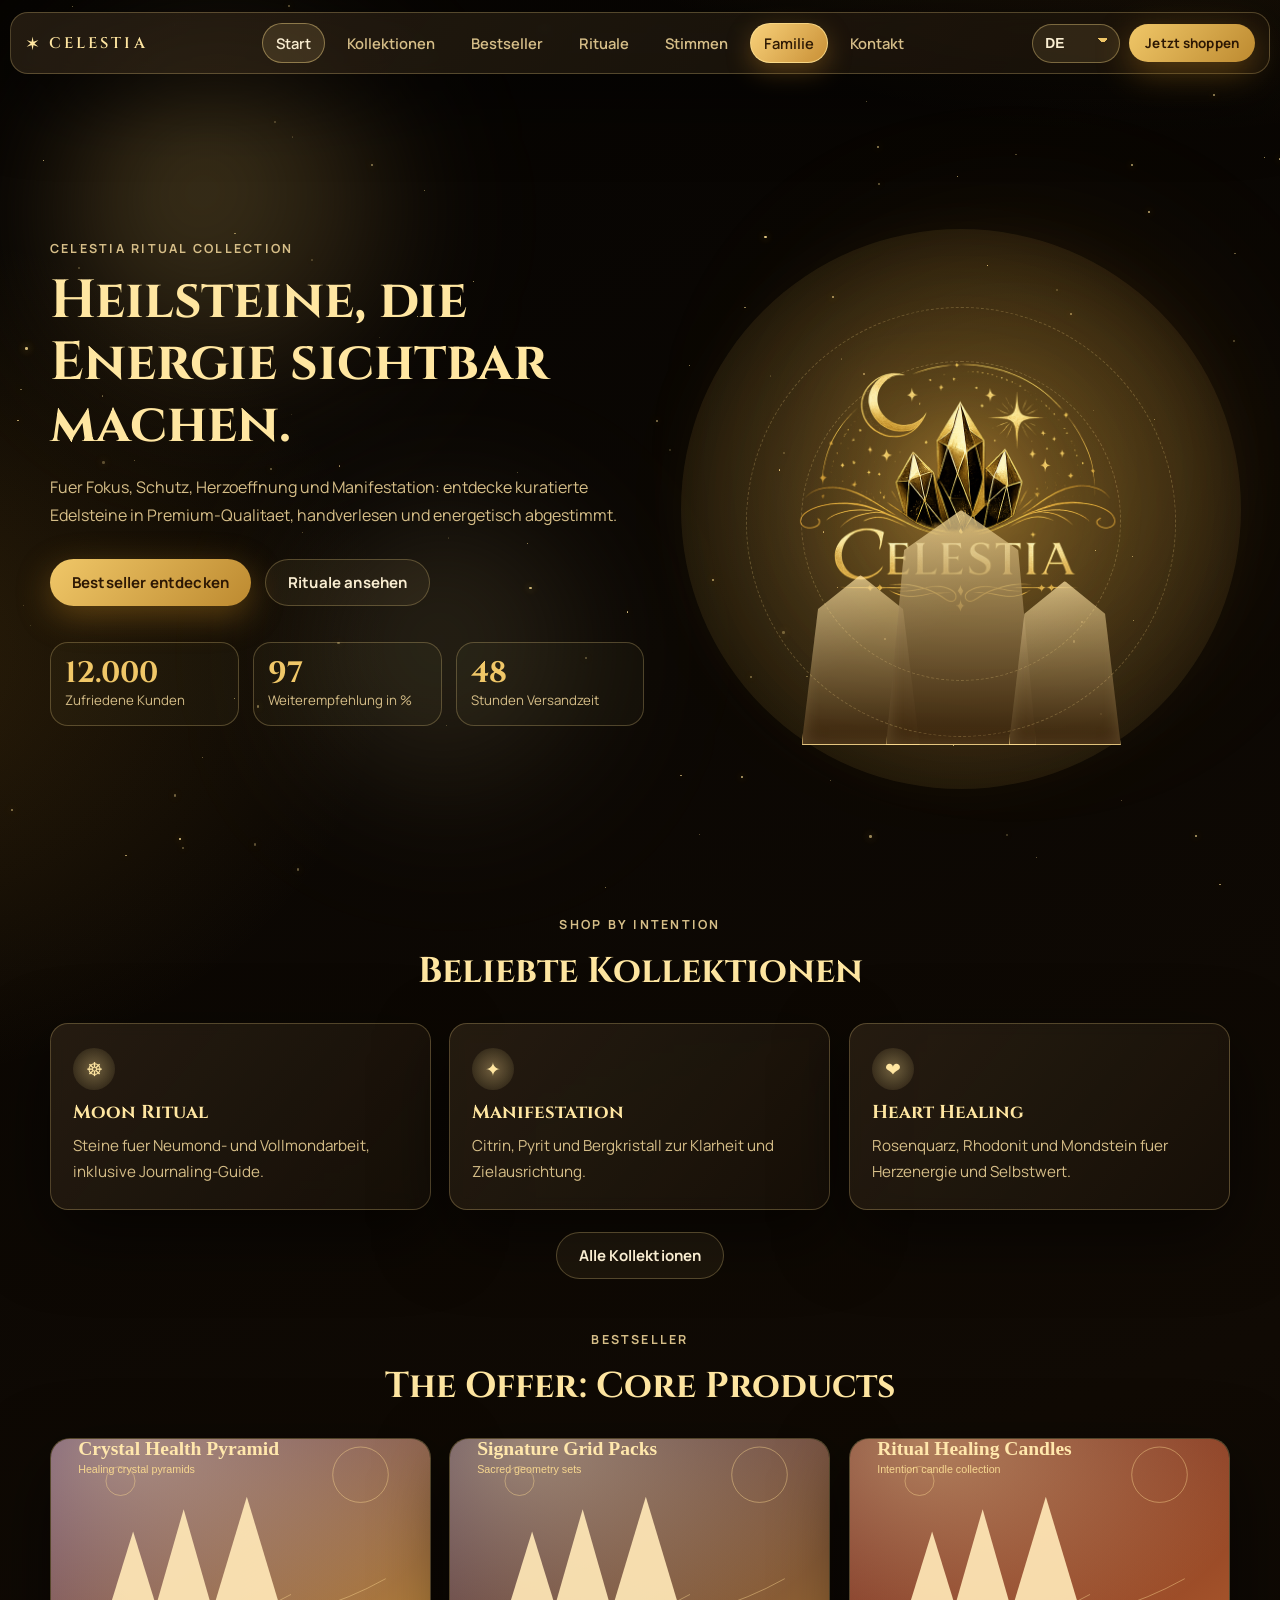
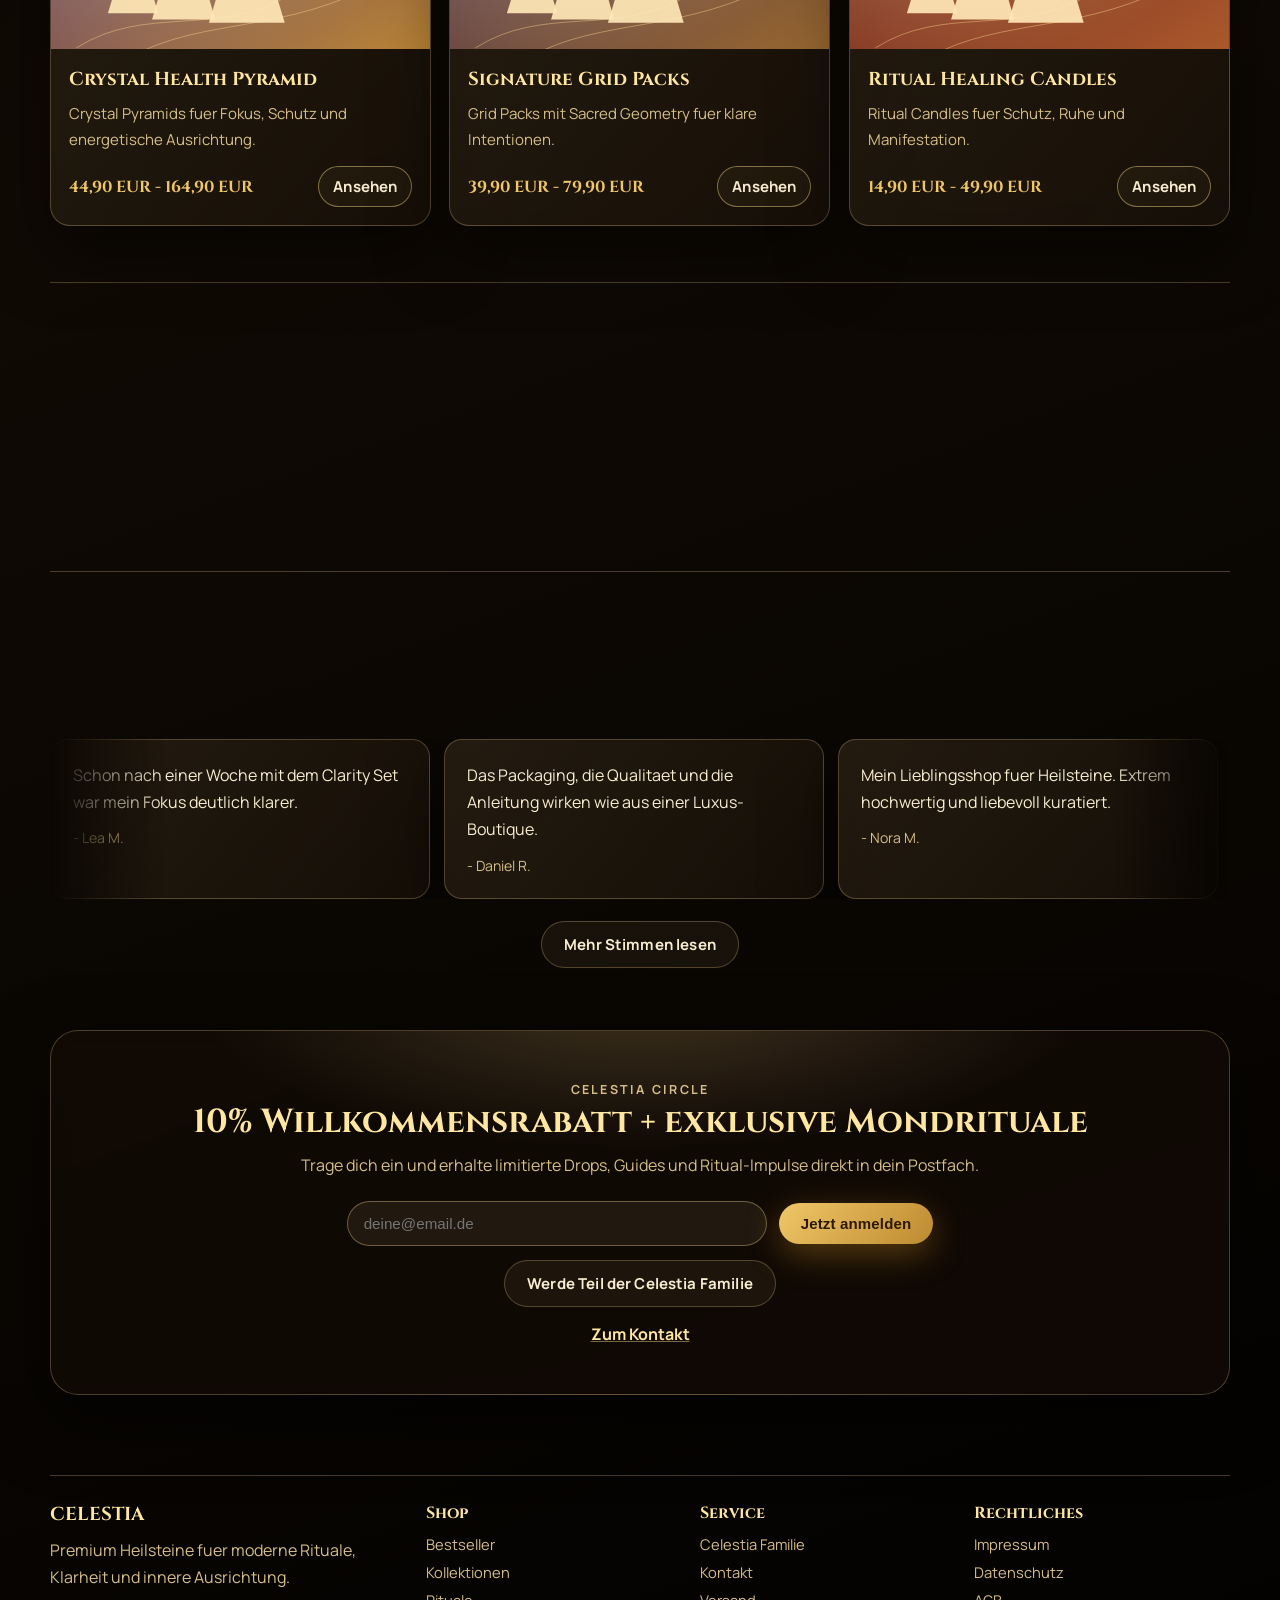
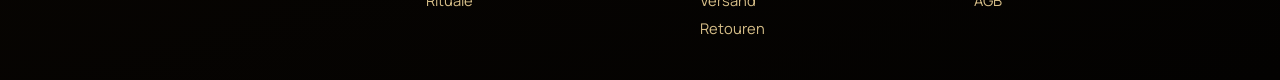
<file: index.html>
<!DOCTYPE html>
<html lang="de">
<head>
  <meta charset="UTF-8">
  <meta name="viewport" content="width=device-width, initial-scale=1.0">
  <title>Celestia | Exklusive Heilsteine & Rituale</title>
  <meta name="description" content="Celestia ist dein Premium-Shop fuer Heilsteine, Kristallsets und energetische Rituale.">
  <link rel="preconnect" href="https://fonts.googleapis.com">
  <link rel="preconnect" href="https://fonts.gstatic.com" crossorigin>
  <link href="https://fonts.googleapis.com/css2?family=Cinzel:wght@400;500;700&family=Manrope:wght@400;500;700;800&display=swap" rel="stylesheet">
  <link rel="stylesheet" href="styles.css">
</head>
<body
  id="top"
  data-page="home"
  data-title-de="Celestia | Exklusive Heilsteine & Rituale"
  data-title-en="Celestia | Exclusive Healing Crystals & Rituals"
>
  <div class="ambient-lights" aria-hidden="true">
    <span class="aura aura-1"></span>
    <span class="aura aura-2"></span>
    <span class="aura aura-3"></span>
  </div>
  <div class="star-layer" id="starLayer" aria-hidden="true"></div>

  <header class="site-header glass">
    <a class="brand" href="index.html" aria-label="Celestia Startseite">
      <span class="brand-mark">&#10038;</span>
      <span class="brand-name">CELESTIA</span>
    </a>

    <button
      id="menuToggle"
      class="menu-toggle"
      type="button"
      aria-expanded="false"
      data-aria-de="Navigation oeffnen"
      data-aria-en="Open navigation"
    >&#9776;</button>

    <nav class="site-nav" id="siteNav" aria-label="Hauptnavigation">
      <a href="index.html" data-nav="home" data-de="Start" data-en="Home">Start</a>
      <a href="collections.html" data-nav="collections" data-de="Kollektionen" data-en="Collections">Kollektionen</a>
      <a href="products.html" data-nav="products" data-de="Bestseller" data-en="Bestsellers">Bestseller</a>
      <a href="rituals.html" data-nav="rituals" data-de="Rituale" data-en="Rituals">Rituale</a>
      <a href="reviews.html" data-nav="reviews" data-de="Stimmen" data-en="Reviews">Stimmen</a>
      <a href="family.html" data-nav="family" class="nav-highlight" data-de="Familie" data-en="Family">Familie</a>
      <a href="contact.html" data-nav="contact" data-de="Kontakt" data-en="Contact">Kontakt</a>
    </nav>

    <div class="header-right">
      <select id="langSelect" class="lang-select" aria-label="Sprache">
        <option value="de">DE</option>
        <option value="en">EN</option>
      </select>
      <a href="products.html" class="btn btn-primary btn-sm" data-de="Jetzt shoppen" data-en="Shop now">Jetzt shoppen</a>
    </div>
  </header>

  <main>
    <section class="hero section">
      <div class="hero-copy" data-reveal="up">
        <p class="eyebrow" data-de="Celestia Ritual Collection" data-en="Celestia Ritual Collection">Celestia Ritual Collection</p>
        <h1 data-de="Heilsteine, die Energie sichtbar machen." data-en="Healing crystals that make energy visible.">Heilsteine, die Energie sichtbar machen.</h1>
        <p
          class="lead"
          data-de="Fuer Fokus, Schutz, Herzoeffnung und Manifestation: entdecke kuratierte Edelsteine in Premium-Qualitaet, handverlesen und energetisch abgestimmt."
          data-en="For focus, protection, heart opening, and manifestation: discover curated premium crystals, hand-selected and energetically aligned."
        >
          Fuer Fokus, Schutz, Herzoeffnung und Manifestation: entdecke kuratierte Edelsteine in Premium-Qualitaet,
          handverlesen und energetisch abgestimmt.
        </p>
        <div class="hero-actions">
          <a class="btn btn-primary" href="products.html" data-de="Bestseller entdecken" data-en="Discover bestsellers">Bestseller entdecken</a>
          <a class="btn btn-ghost" href="rituals.html" data-de="Rituale ansehen" data-en="View rituals">Rituale ansehen</a>
        </div>
        <ul class="hero-stats">
          <li>
            <strong class="count" data-target="12000">0</strong>
            <span data-de="Zufriedene Kunden" data-en="Happy customers">Zufriedene Kunden</span>
          </li>
          <li>
            <strong class="count" data-target="97">0</strong>
            <span data-de="Weiterempfehlung in %" data-en="Recommendation rate %">Weiterempfehlung in %</span>
          </li>
          <li>
            <strong class="count" data-target="48">0</strong>
            <span data-de="Stunden Versandzeit" data-en="Shipping window (hours)">Stunden Versandzeit</span>
          </li>
        </ul>
      </div>

      <div class="hero-art" data-reveal="left">
        <div class="logo-halo">
          <img
            src="assets/celestia-logo.png"
            alt="Celestia Logo"
            class="hero-logo"
            onerror="this.style.display='none'; this.nextElementSibling.style.display='grid';"
          >
          <div class="hero-logo-fallback" aria-hidden="true">CELESTIA</div>
        </div>
        <div class="crystal-cluster">
          <div class="crystal crystal-left"></div>
          <div class="crystal crystal-main"></div>
          <div class="crystal crystal-right"></div>
        </div>
        <span class="orbit orbit-1"></span>
        <span class="orbit orbit-2"></span>
      </div>
    </section>

    <section class="section section-topline">
      <div class="section-head" data-reveal="up">
        <p class="eyebrow" data-de="Shop by Intention" data-en="Shop by Intention">Shop by Intention</p>
        <h2 data-de="Beliebte Kollektionen" data-en="Popular collections">Beliebte Kollektionen</h2>
      </div>
      <div class="category-grid">
        <article class="category-card glass" data-tilt data-reveal="up">
          <span class="category-icon">&#9784;</span>
          <h3>Moon Ritual</h3>
          <p
            data-de="Steine fuer Neumond- und Vollmondarbeit, inklusive Journaling-Guide."
            data-en="Crystals for new and full moon practice, including a journaling guide."
          >
            Steine fuer Neumond- und Vollmondarbeit, inklusive Journaling-Guide.
          </p>
        </article>
        <article class="category-card glass" data-tilt data-reveal="up">
          <span class="category-icon">&#10022;</span>
          <h3>Manifestation</h3>
          <p
            data-de="Citrin, Pyrit und Bergkristall zur Klarheit und Zielausrichtung."
            data-en="Citrine, pyrite, and clear quartz for clarity and aligned goals."
          >
            Citrin, Pyrit und Bergkristall zur Klarheit und Zielausrichtung.
          </p>
        </article>
        <article class="category-card glass" data-tilt data-reveal="up">
          <span class="category-icon">&#10084;</span>
          <h3>Heart Healing</h3>
          <p
            data-de="Rosenquarz, Rhodonit und Mondstein fuer Herzenergie und Selbstwert."
            data-en="Rose quartz, rhodonite, and moonstone for heart energy and self-worth."
          >
            Rosenquarz, Rhodonit und Mondstein fuer Herzenergie und Selbstwert.
          </p>
        </article>
      </div>
      <div class="hero-actions" style="justify-content:center; margin-top:22px;">
        <a class="btn btn-ghost" href="collections.html" data-de="Alle Kollektionen" data-en="All collections">Alle Kollektionen</a>
      </div>
    </section>

    <section class="section" style="padding-top:48px;">
      <div class="section-head" data-reveal="up">
        <p class="eyebrow" data-de="Bestseller" data-en="Bestsellers">Bestseller</p>
        <h2 data-de="The Offer: Core Products" data-en="The offer: core products">The Offer: Core Products</h2>
      </div>
      <div class="product-grid">
        <article class="product-card glass" data-tilt data-reveal="up">
          <div class="product-media">
            <img class="product-photo" src="assets/products/crystal-health-pyramid.svg" alt="Crystal Health Pyramid">
          </div>
          <div class="product-content">
            <h3>Crystal Health Pyramid</h3>
            <p data-de="Crystal Pyramids fuer Fokus, Schutz und energetische Ausrichtung." data-en="Crystal pyramids for focus, protection, and energetic alignment.">Crystal Pyramids fuer Fokus, Schutz und energetische Ausrichtung.</p>
            <div class="product-meta">
              <span class="price">44,90 EUR - 164,90 EUR</span>
              <a class="btn btn-outline" href="products.html" data-de="Ansehen" data-en="View">Ansehen</a>
            </div>
          </div>
        </article>
        <article class="product-card glass" data-tilt data-reveal="up">
          <div class="product-media">
            <img class="product-photo" src="assets/products/signature-grid-packs.svg" alt="Signature Grid Packs">
          </div>
          <div class="product-content">
            <h3>Signature Grid Packs</h3>
            <p data-de="Grid Packs mit Sacred Geometry fuer klare Intentionen." data-en="Grid packs with sacred geometry for clear intentions.">Grid Packs mit Sacred Geometry fuer klare Intentionen.</p>
            <div class="product-meta">
              <span class="price">39,90 EUR - 79,90 EUR</span>
              <a class="btn btn-outline" href="products.html" data-de="Ansehen" data-en="View">Ansehen</a>
            </div>
          </div>
        </article>
        <article class="product-card glass" data-tilt data-reveal="up">
          <div class="product-media">
            <img class="product-photo" src="assets/products/ritual-healing-candles.svg" alt="Ritual Healing Candles">
          </div>
          <div class="product-content">
            <h3>Ritual Healing Candles</h3>
            <p data-de="Ritual Candles fuer Schutz, Ruhe und Manifestation." data-en="Ritual candles for protection, calm, and manifestation.">Ritual Candles fuer Schutz, Ruhe und Manifestation.</p>
            <div class="product-meta">
              <span class="price">14,90 EUR - 49,90 EUR</span>
              <a class="btn btn-outline" href="products.html" data-de="Ansehen" data-en="View">Ansehen</a>
            </div>
          </div>
        </article>
      </div>
    </section>

    <section class="section ritual-band" style="margin-top:56px;">
      <div class="ritual-copy" data-reveal="left">
        <p class="eyebrow" data-de="Celestia Method" data-en="Celestia Method">Celestia Method</p>
        <h2 data-de="3 Schritte fuer ein klares Ritual" data-en="3 steps for a clear ritual">3 Schritte fuer ein klares Ritual</h2>
      </div>
      <div class="ritual-steps">
        <article class="step glass" data-reveal="up">
          <span>01</span>
          <h3 data-de="Intent setzen" data-en="Set intention">Intent setzen</h3>
          <p data-de="Waehle dein Set nach deiner aktuellen Lebensfrage." data-en="Choose your set based on your current life focus.">Waehle dein Set nach deiner aktuellen Lebensfrage.</p>
        </article>
        <article class="step glass" data-reveal="up">
          <span>02</span>
          <h3 data-de="Stein aktivieren" data-en="Activate crystal">Stein aktivieren</h3>
          <p data-de="Nutze Atemtechnik und Fokus-Formel aus der Ritualkarte." data-en="Use breathwork and the focus phrase from your ritual card.">Nutze Atemtechnik und Fokus-Formel aus der Ritualkarte.</p>
        </article>
        <article class="step glass" data-reveal="up">
          <span>03</span>
          <h3 data-de="Ritual leben" data-en="Live the ritual">Ritual leben</h3>
          <p data-de="Integriere den Stein in Alltag, Meditation und Workspace." data-en="Integrate your crystal into daily routine, meditation, and workspace.">Integriere den Stein in Alltag, Meditation und Workspace.</p>
        </article>
      </div>
    </section>

    <section class="section" style="padding-top:56px;">
      <div class="section-head" data-reveal="up">
        <p class="eyebrow" data-de="Community" data-en="Community">Community</p>
        <h2 data-de="Was unsere Kunden berichten" data-en="What our customers share">Was unsere Kunden berichten</h2>
      </div>
      <div class="reviews-marquee">
        <div class="reviews-track">
          <article class="review glass">
            <p data-de="Schon nach einer Woche mit dem Clarity Set war mein Fokus deutlich klarer." data-en="After one week with the Clarity Set, my focus was clearly better.">Schon nach einer Woche mit dem Clarity Set war mein Fokus deutlich klarer.</p>
            <span>- Lea M.</span>
          </article>
          <article class="review glass">
            <p data-de="Das Packaging, die Qualitaet und die Anleitung wirken wie aus einer Luxus-Boutique." data-en="Packaging, quality, and guidance feel like a true luxury boutique.">Das Packaging, die Qualitaet und die Anleitung wirken wie aus einer Luxus-Boutique.</p>
            <span>- Daniel R.</span>
          </article>
          <article class="review glass">
            <p data-de="Mein Lieblingsshop fuer Heilsteine. Extrem hochwertig und liebevoll kuratiert." data-en="My favorite crystal shop. Extremely premium and beautifully curated.">Mein Lieblingsshop fuer Heilsteine. Extrem hochwertig und liebevoll kuratiert.</p>
            <span>- Nora M.</span>
          </article>
          <article class="review glass">
            <p data-de="Super schnelle Lieferung und die Sets fuehlen sich energetisch sofort stimmig an." data-en="Very fast delivery and the sets feel energetically aligned right away.">Super schnelle Lieferung und die Sets fuehlen sich energetisch sofort stimmig an.</p>
            <span>- Kai S.</span>
          </article>
          <article class="review glass">
            <p data-de="Die Sternzeichen Box war ein Geschenk und kam unglaublich gut an." data-en="The zodiac box was a gift and was received incredibly well.">Die Sternzeichen Box war ein Geschenk und kam unglaublich gut an.</p>
            <span>- Anna P.</span>
          </article>
          <article class="review glass">
            <p data-de="Die Ritualkarten machen den Unterschied. Sofort nutzbar statt nur Deko." data-en="The ritual cards make the difference. Practical from day one, not just decoration.">Die Ritualkarten machen den Unterschied. Sofort nutzbar statt nur Deko.</p>
            <span>- Melissa T.</span>
          </article>
        </div>
      </div>
      <div class="hero-actions" style="justify-content:center; margin-top:22px;">
        <a class="btn btn-ghost" href="reviews.html" data-de="Mehr Stimmen lesen" data-en="Read more reviews">Mehr Stimmen lesen</a>
      </div>
    </section>

    <section class="section cta-section">
      <div class="cta-panel glass" data-reveal="up">
        <p class="eyebrow" data-de="Celestia Circle" data-en="Celestia Circle">Celestia Circle</p>
        <h2 data-de="10% Willkommensrabatt + exklusive Mondrituale" data-en="10% welcome discount + exclusive moon rituals">10% Willkommensrabatt + exklusive Mondrituale</h2>
        <p data-de="Trage dich ein und erhalte limitierte Drops, Guides und Ritual-Impulse direkt in dein Postfach." data-en="Join for limited drops, ritual guides, and practical energy prompts in your inbox.">Trage dich ein und erhalte limitierte Drops, Guides und Ritual-Impulse direkt in dein Postfach.</p>
        <form class="cta-form" data-success-de="Danke - du bist dabei" data-success-en="Thanks - you are in">
          <label for="email" class="sr-only">E-Mail</label>
          <input
            id="email"
            type="email"
            data-placeholder-de="deine@email.de"
            data-placeholder-en="your@email.com"
            placeholder="deine@email.de"
            required
          >
          <button type="submit" class="btn btn-primary" data-de="Jetzt anmelden" data-en="Join now">Jetzt anmelden</button>
        </form>
        <div class="hero-actions" style="justify-content:center; margin-top:14px;">
          <a class="btn btn-ghost" href="family.html" data-de="Werde Teil der Celestia Familie" data-en="Join the Celestia Family">Werde Teil der Celestia Familie</a>
        </div>
        <p style="margin-top:14px;">
          <a class="text-link" href="contact.html" data-de="Zum Kontakt" data-en="Go to contact">Zum Kontakt</a>
        </p>
      </div>
    </section>
  </main>

  <footer class="site-footer">
    <div>
      <h3>CELESTIA</h3>
      <p data-de="Premium Heilsteine fuer moderne Rituale, Klarheit und innere Ausrichtung." data-en="Premium crystals for modern rituals, clarity, and inner alignment.">Premium Heilsteine fuer moderne Rituale, Klarheit und innere Ausrichtung.</p>
    </div>
    <div>
      <h4 data-de="Shop" data-en="Shop">Shop</h4>
      <a href="products.html" data-de="Bestseller" data-en="Bestsellers">Bestseller</a>
      <a href="collections.html" data-de="Kollektionen" data-en="Collections">Kollektionen</a>
      <a href="rituals.html" data-de="Rituale" data-en="Rituals">Rituale</a>
    </div>
    <div>
      <h4 data-de="Service" data-en="Service">Service</h4>
      <a href="family.html" data-de="Celestia Familie" data-en="Celestia Family">Celestia Familie</a>
      <a href="contact.html" data-de="Kontakt" data-en="Contact">Kontakt</a>
      <a href="contact.html" data-de="Versand" data-en="Shipping">Versand</a>
      <a href="contact.html" data-de="Retouren" data-en="Returns">Retouren</a>
    </div>
    <div>
      <h4 data-de="Rechtliches" data-en="Legal">Rechtliches</h4>
      <a href="contact.html" data-de="Impressum" data-en="Imprint">Impressum</a>
      <a href="contact.html" data-de="Datenschutz" data-en="Privacy">Datenschutz</a>
      <a href="contact.html" data-de="AGB" data-en="Terms">AGB</a>
    </div>
  </footer>

  <button
    id="backToTop"
    class="back-top"
    data-aria-de="Nach oben"
    data-aria-en="Back to top"
    aria-label="Nach oben"
  >&uarr;</button>

  <script src="script.js"></script>
</body>
</html>
</file>
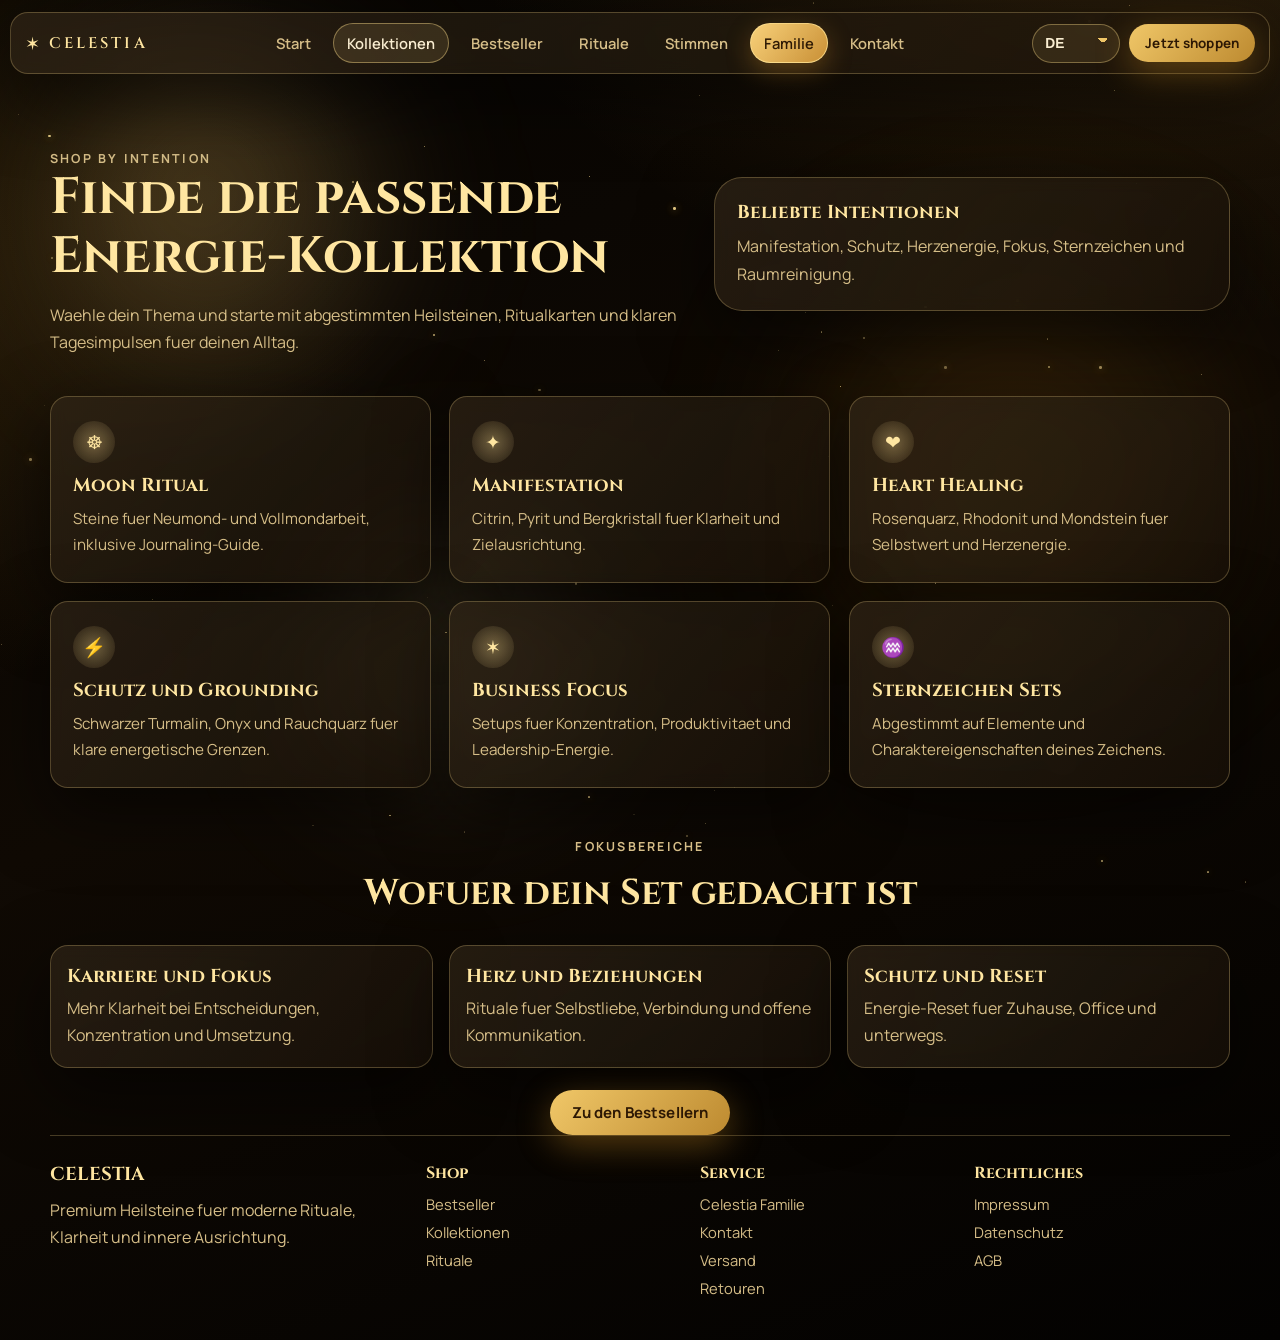
<file: collections.html>
<!DOCTYPE html>
<html lang="de">
<head>
  <meta charset="UTF-8">
  <meta name="viewport" content="width=device-width, initial-scale=1.0">
  <title>Celestia | Kollektionen</title>
  <meta name="description" content="Celestia Kollektionen nach Intention: Manifestation, Schutz, Herzenergie und Fokus.">
  <link rel="preconnect" href="https://fonts.googleapis.com">
  <link rel="preconnect" href="https://fonts.gstatic.com" crossorigin>
  <link href="https://fonts.googleapis.com/css2?family=Cinzel:wght@400;500;700&family=Manrope:wght@400;500;700;800&display=swap" rel="stylesheet">
  <link rel="stylesheet" href="styles.css">
</head>
<body
  id="top"
  data-page="collections"
  data-title-de="Celestia | Kollektionen"
  data-title-en="Celestia | Collections"
>
  <div class="ambient-lights" aria-hidden="true">
    <span class="aura aura-1"></span>
    <span class="aura aura-2"></span>
    <span class="aura aura-3"></span>
  </div>
  <div class="star-layer" id="starLayer" aria-hidden="true"></div>

  <header class="site-header glass">
    <a class="brand" href="index.html" aria-label="Celestia Startseite">
      <span class="brand-mark">&#10038;</span>
      <span class="brand-name">CELESTIA</span>
    </a>
    <button id="menuToggle" class="menu-toggle" type="button" aria-expanded="false" data-aria-de="Navigation oeffnen" data-aria-en="Open navigation">&#9776;</button>
    <nav class="site-nav" id="siteNav" aria-label="Hauptnavigation">
      <a href="index.html" data-nav="home" data-de="Start" data-en="Home">Start</a>
      <a href="collections.html" data-nav="collections" data-de="Kollektionen" data-en="Collections">Kollektionen</a>
      <a href="products.html" data-nav="products" data-de="Bestseller" data-en="Bestsellers">Bestseller</a>
      <a href="rituals.html" data-nav="rituals" data-de="Rituale" data-en="Rituals">Rituale</a>
      <a href="reviews.html" data-nav="reviews" data-de="Stimmen" data-en="Reviews">Stimmen</a>
      <a href="family.html" data-nav="family" class="nav-highlight" data-de="Familie" data-en="Family">Familie</a>
      <a href="contact.html" data-nav="contact" data-de="Kontakt" data-en="Contact">Kontakt</a>
    </nav>
    <div class="header-right">
      <select id="langSelect" class="lang-select" aria-label="Sprache">
        <option value="de">DE</option>
        <option value="en">EN</option>
      </select>
      <a href="products.html" class="btn btn-primary btn-sm" data-de="Jetzt shoppen" data-en="Shop now">Jetzt shoppen</a>
    </div>
  </header>

  <main>
    <section class="page-hero section">
      <div class="page-hero-copy" data-reveal="up">
        <p class="eyebrow" data-de="Shop by Intention" data-en="Shop by Intention">Shop by Intention</p>
        <h1 data-de="Finde die passende Energie-Kollektion" data-en="Find the right energy collection">Finde die passende Energie-Kollektion</h1>
        <p
          data-de="Waehle dein Thema und starte mit abgestimmten Heilsteinen, Ritualkarten und klaren Tagesimpulsen fuer deinen Alltag."
          data-en="Choose your focus and begin with aligned crystals, ritual cards, and practical daily prompts."
        >
          Waehle dein Thema und starte mit abgestimmten Heilsteinen, Ritualkarten und klaren Tagesimpulsen fuer deinen Alltag.
        </p>
      </div>
      <aside class="page-hero-panel glass" data-reveal="left">
        <h3 data-de="Beliebte Intentionen" data-en="Popular intentions">Beliebte Intentionen</h3>
        <p data-de="Manifestation, Schutz, Herzenergie, Fokus, Sternzeichen und Raumreinigung." data-en="Manifestation, protection, heart energy, focus, zodiac, and space cleansing.">Manifestation, Schutz, Herzenergie, Fokus, Sternzeichen und Raumreinigung.</p>
      </aside>
    </section>

    <section class="section">
      <div class="category-grid">
        <article class="category-card glass" data-tilt data-reveal="up">
          <span class="category-icon">&#9784;</span>
          <h3>Moon Ritual</h3>
          <p data-de="Steine fuer Neumond- und Vollmondarbeit, inklusive Journaling-Guide." data-en="Crystals for new and full moon practice, including a journaling guide.">Steine fuer Neumond- und Vollmondarbeit, inklusive Journaling-Guide.</p>
        </article>
        <article class="category-card glass" data-tilt data-reveal="up">
          <span class="category-icon">&#10022;</span>
          <h3>Manifestation</h3>
          <p data-de="Citrin, Pyrit und Bergkristall fuer Klarheit und Zielausrichtung." data-en="Citrine, pyrite, and clear quartz for clarity and aligned goals.">Citrin, Pyrit und Bergkristall fuer Klarheit und Zielausrichtung.</p>
        </article>
        <article class="category-card glass" data-tilt data-reveal="up">
          <span class="category-icon">&#10084;</span>
          <h3>Heart Healing</h3>
          <p data-de="Rosenquarz, Rhodonit und Mondstein fuer Selbstwert und Herzenergie." data-en="Rose quartz, rhodonite, and moonstone for self-worth and heart energy.">Rosenquarz, Rhodonit und Mondstein fuer Selbstwert und Herzenergie.</p>
        </article>
        <article class="category-card glass" data-tilt data-reveal="up">
          <span class="category-icon">&#9889;</span>
          <h3 data-de="Schutz und Grounding" data-en="Protection and grounding">Schutz und Grounding</h3>
          <p data-de="Schwarzer Turmalin, Onyx und Rauchquarz fuer klare energetische Grenzen." data-en="Black tourmaline, onyx, and smoky quartz for clear energetic boundaries.">Schwarzer Turmalin, Onyx und Rauchquarz fuer klare energetische Grenzen.</p>
        </article>
        <article class="category-card glass" data-tilt data-reveal="up">
          <span class="category-icon">&#10038;</span>
          <h3>Business Focus</h3>
          <p data-de="Setups fuer Konzentration, Produktivitaet und Leadership-Energie." data-en="Setups for concentration, productivity, and leadership energy.">Setups fuer Konzentration, Produktivitaet und Leadership-Energie.</p>
        </article>
        <article class="category-card glass" data-tilt data-reveal="up">
          <span class="category-icon">&#9810;</span>
          <h3 data-de="Sternzeichen Sets" data-en="Zodiac sets">Sternzeichen Sets</h3>
          <p data-de="Abgestimmt auf Elemente und Charaktereigenschaften deines Zeichens." data-en="Aligned to the element and traits of your zodiac sign.">Abgestimmt auf Elemente und Charaktereigenschaften deines Zeichens.</p>
        </article>
      </div>
    </section>

    <section class="section" style="padding-top:46px;">
      <div class="section-head" data-reveal="up">
        <p class="eyebrow" data-de="Fokusbereiche" data-en="Focus areas">Fokusbereiche</p>
        <h2 data-de="Wofuer dein Set gedacht ist" data-en="What your set supports">Wofuer dein Set gedacht ist</h2>
      </div>
      <div class="info-grid">
        <article class="info-card glass" data-reveal="up">
          <h3 data-de="Karriere und Fokus" data-en="Career and focus">Karriere und Fokus</h3>
          <p data-de="Mehr Klarheit bei Entscheidungen, Konzentration und Umsetzung." data-en="More clarity in decisions, concentration, and execution.">Mehr Klarheit bei Entscheidungen, Konzentration und Umsetzung.</p>
        </article>
        <article class="info-card glass" data-reveal="up">
          <h3 data-de="Herz und Beziehungen" data-en="Heart and relationships">Herz und Beziehungen</h3>
          <p data-de="Rituale fuer Selbstliebe, Verbindung und offene Kommunikation." data-en="Rituals for self-love, connection, and open communication.">Rituale fuer Selbstliebe, Verbindung und offene Kommunikation.</p>
        </article>
        <article class="info-card glass" data-reveal="up">
          <h3 data-de="Schutz und Reset" data-en="Protection and reset">Schutz und Reset</h3>
          <p data-de="Energie-Reset fuer Zuhause, Office und unterwegs." data-en="Energy reset for home, office, and travel.">Energie-Reset fuer Zuhause, Office und unterwegs.</p>
        </article>
      </div>
      <div class="hero-actions" style="justify-content:center; margin-top:22px;">
        <a class="btn btn-primary" href="products.html" data-de="Zu den Bestsellern" data-en="Go to bestsellers">Zu den Bestsellern</a>
      </div>
    </section>
  </main>

  <footer class="site-footer">
    <div>
      <h3>CELESTIA</h3>
      <p data-de="Premium Heilsteine fuer moderne Rituale, Klarheit und innere Ausrichtung." data-en="Premium crystals for modern rituals, clarity, and inner alignment.">Premium Heilsteine fuer moderne Rituale, Klarheit und innere Ausrichtung.</p>
    </div>
    <div>
      <h4 data-de="Shop" data-en="Shop">Shop</h4>
      <a href="products.html" data-de="Bestseller" data-en="Bestsellers">Bestseller</a>
      <a href="collections.html" data-de="Kollektionen" data-en="Collections">Kollektionen</a>
      <a href="rituals.html" data-de="Rituale" data-en="Rituals">Rituale</a>
    </div>
    <div>
      <h4 data-de="Service" data-en="Service">Service</h4>
      <a href="family.html" data-de="Celestia Familie" data-en="Celestia Family">Celestia Familie</a>
      <a href="contact.html" data-de="Kontakt" data-en="Contact">Kontakt</a>
      <a href="contact.html" data-de="Versand" data-en="Shipping">Versand</a>
      <a href="contact.html" data-de="Retouren" data-en="Returns">Retouren</a>
    </div>
    <div>
      <h4 data-de="Rechtliches" data-en="Legal">Rechtliches</h4>
      <a href="contact.html" data-de="Impressum" data-en="Imprint">Impressum</a>
      <a href="contact.html" data-de="Datenschutz" data-en="Privacy">Datenschutz</a>
      <a href="contact.html" data-de="AGB" data-en="Terms">AGB</a>
    </div>
  </footer>

  <button id="backToTop" class="back-top" data-aria-de="Nach oben" data-aria-en="Back to top" aria-label="Nach oben">&uarr;</button>
  <script src="script.js"></script>
</body>
</html>
</file>
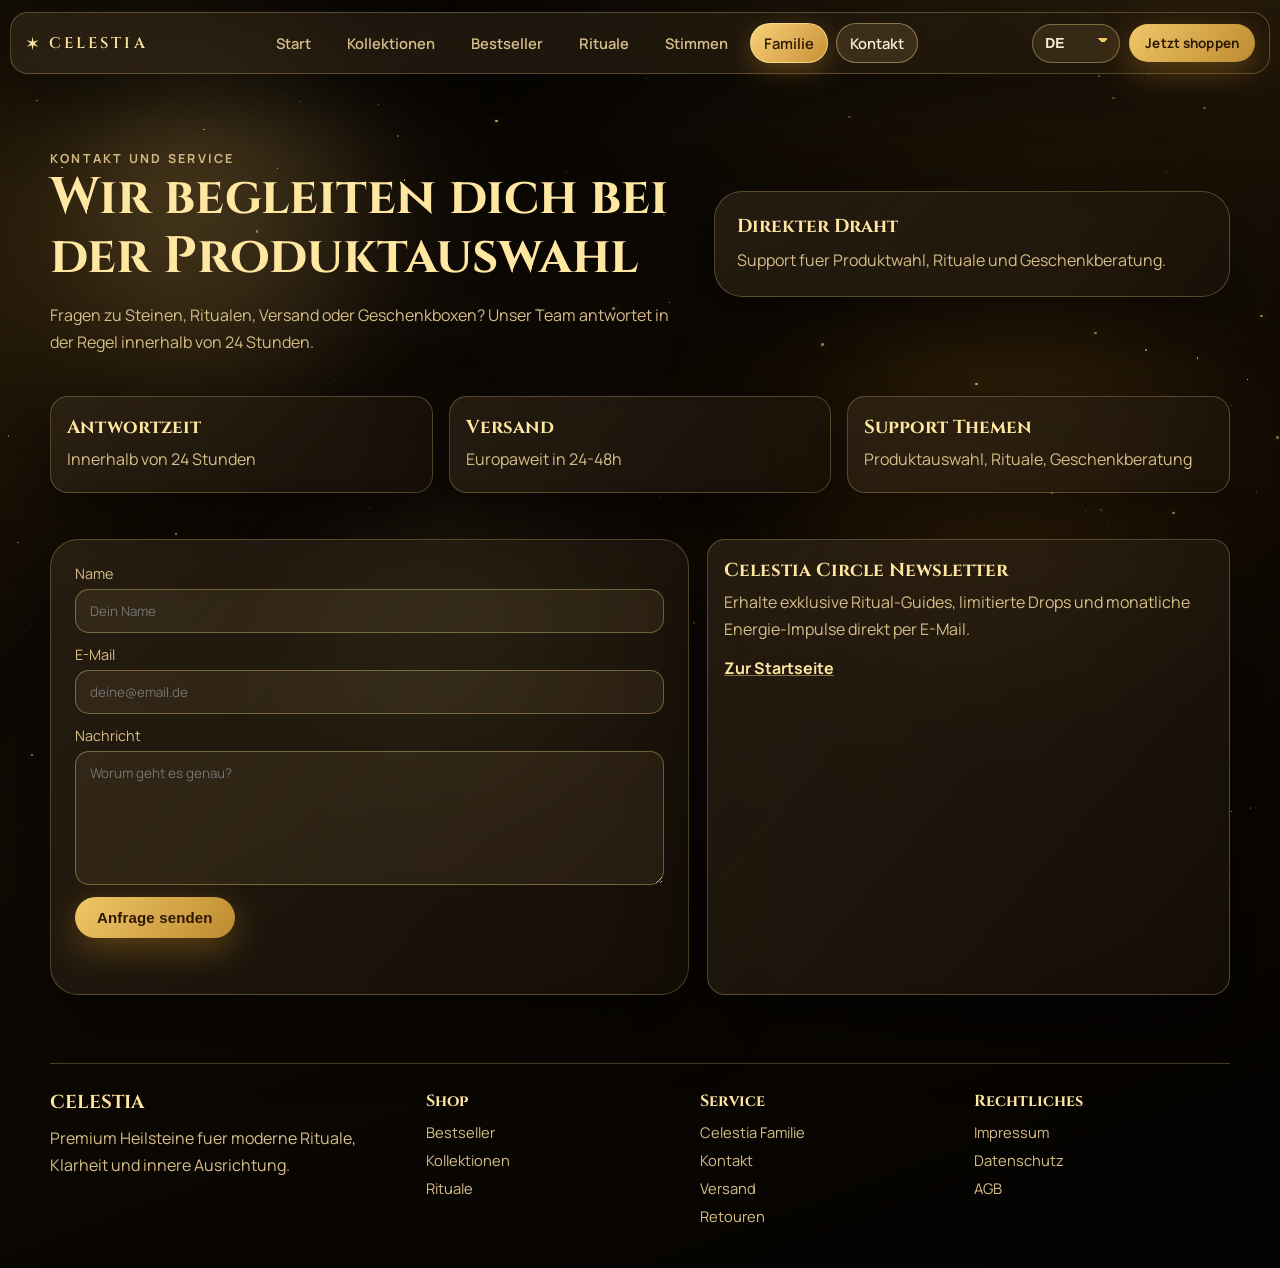
<file: contact.html>
<!DOCTYPE html>
<html lang="de">
<head>
  <meta charset="UTF-8">
  <meta name="viewport" content="width=device-width, initial-scale=1.0">
  <title>Celestia | Kontakt</title>
  <meta name="description" content="Kontakt und Service bei Celestia: Produktauswahl, Rituale, Versand, Geschenkberatung.">
  <link rel="preconnect" href="https://fonts.googleapis.com">
  <link rel="preconnect" href="https://fonts.gstatic.com" crossorigin>
  <link href="https://fonts.googleapis.com/css2?family=Cinzel:wght@400;500;700&family=Manrope:wght@400;500;700;800&display=swap" rel="stylesheet">
  <link rel="stylesheet" href="styles.css">
</head>
<body
  id="top"
  data-page="contact"
  data-title-de="Celestia | Kontakt"
  data-title-en="Celestia | Contact"
>
  <div class="ambient-lights" aria-hidden="true">
    <span class="aura aura-1"></span>
    <span class="aura aura-2"></span>
    <span class="aura aura-3"></span>
  </div>
  <div class="star-layer" id="starLayer" aria-hidden="true"></div>

  <header class="site-header glass">
    <a class="brand" href="index.html" aria-label="Celestia Startseite">
      <span class="brand-mark">&#10038;</span>
      <span class="brand-name">CELESTIA</span>
    </a>
    <button id="menuToggle" class="menu-toggle" type="button" aria-expanded="false" data-aria-de="Navigation oeffnen" data-aria-en="Open navigation">&#9776;</button>
    <nav class="site-nav" id="siteNav" aria-label="Hauptnavigation">
      <a href="index.html" data-nav="home" data-de="Start" data-en="Home">Start</a>
      <a href="collections.html" data-nav="collections" data-de="Kollektionen" data-en="Collections">Kollektionen</a>
      <a href="products.html" data-nav="products" data-de="Bestseller" data-en="Bestsellers">Bestseller</a>
      <a href="rituals.html" data-nav="rituals" data-de="Rituale" data-en="Rituals">Rituale</a>
      <a href="reviews.html" data-nav="reviews" data-de="Stimmen" data-en="Reviews">Stimmen</a>
      <a href="family.html" data-nav="family" class="nav-highlight" data-de="Familie" data-en="Family">Familie</a>
      <a href="contact.html" data-nav="contact" data-de="Kontakt" data-en="Contact">Kontakt</a>
    </nav>
    <div class="header-right">
      <select id="langSelect" class="lang-select" aria-label="Sprache">
        <option value="de">DE</option>
        <option value="en">EN</option>
      </select>
      <a href="products.html" class="btn btn-primary btn-sm" data-de="Jetzt shoppen" data-en="Shop now">Jetzt shoppen</a>
    </div>
  </header>

  <main>
    <section class="page-hero section">
      <div class="page-hero-copy" data-reveal="up">
        <p class="eyebrow" data-de="Kontakt und Service" data-en="Contact and service">Kontakt und Service</p>
        <h1 data-de="Wir begleiten dich bei der Produktauswahl" data-en="We help you choose the right products">Wir begleiten dich bei der Produktauswahl</h1>
        <p
          data-de="Fragen zu Steinen, Ritualen, Versand oder Geschenkboxen? Unser Team antwortet in der Regel innerhalb von 24 Stunden."
          data-en="Questions about crystals, rituals, shipping, or gift boxes? Our team usually responds within 24 hours."
        >
          Fragen zu Steinen, Ritualen, Versand oder Geschenkboxen? Unser Team antwortet in der Regel innerhalb von 24 Stunden.
        </p>
      </div>
      <aside class="page-hero-panel glass" data-reveal="left">
        <h3 data-de="Direkter Draht" data-en="Direct support">Direkter Draht</h3>
        <p data-de="Support fuer Produktwahl, Rituale und Geschenkberatung." data-en="Support for product choice, rituals, and gifting advice.">Support fuer Produktwahl, Rituale und Geschenkberatung.</p>
      </aside>
    </section>

    <section class="section">
      <div class="info-grid">
        <article class="info-card glass" data-reveal="up">
          <h3 data-de="Antwortzeit" data-en="Response time">Antwortzeit</h3>
          <p data-de="Innerhalb von 24 Stunden" data-en="Within 24 hours">Innerhalb von 24 Stunden</p>
        </article>
        <article class="info-card glass" data-reveal="up">
          <h3 data-de="Versand" data-en="Shipping">Versand</h3>
          <p data-de="Europaweit in 24-48h" data-en="Across Europe in 24-48h">Europaweit in 24-48h</p>
        </article>
        <article class="info-card glass" data-reveal="up">
          <h3 data-de="Support Themen" data-en="Support topics">Support Themen</h3>
          <p data-de="Produktauswahl, Rituale, Geschenkberatung" data-en="Product choice, rituals, gifting support">Produktauswahl, Rituale, Geschenkberatung</p>
        </article>
      </div>
    </section>

    <section class="section" style="padding-top:46px; padding-bottom:68px;">
      <div class="contact-layout">
        <form
          class="contact-form glass"
          data-success-de="Danke! Wir melden uns schnellstmoeglich bei dir."
          data-success-en="Thank you! We will get back to you very soon."
          data-error-de="Bitte alle Felder ausfuellen."
          data-error-en="Please fill in all fields."
          data-reveal="up"
        >
          <div class="form-row">
            <label for="contactName" data-de="Name" data-en="Name">Name</label>
            <input
              id="contactName"
              type="text"
              data-placeholder-de="Dein Name"
              data-placeholder-en="Your name"
              placeholder="Dein Name"
              required
            >
          </div>
          <div class="form-row">
            <label for="contactEmail" data-de="E-Mail" data-en="Email">E-Mail</label>
            <input
              id="contactEmail"
              type="email"
              data-placeholder-de="deine@email.de"
              data-placeholder-en="your@email.com"
              placeholder="deine@email.de"
              required
            >
          </div>
          <div class="form-row">
            <label for="contactMessage" data-de="Nachricht" data-en="Message">Nachricht</label>
            <textarea
              id="contactMessage"
              rows="6"
              data-placeholder-de="Worum geht es genau?"
              data-placeholder-en="How can we help you?"
              placeholder="Worum geht es genau?"
              required
            ></textarea>
          </div>
          <button type="submit" class="btn btn-primary" data-de="Anfrage senden" data-en="Send request">Anfrage senden</button>
          <p class="form-status" aria-live="polite"></p>
        </form>

        <aside class="info-card glass" data-reveal="left">
          <h3 data-de="Celestia Circle Newsletter" data-en="Celestia Circle Newsletter">Celestia Circle Newsletter</h3>
          <p data-de="Erhalte exklusive Ritual-Guides, limitierte Drops und monatliche Energie-Impulse direkt per E-Mail." data-en="Get exclusive ritual guides, limited drops, and monthly energy prompts directly by email.">Erhalte exklusive Ritual-Guides, limitierte Drops und monatliche Energie-Impulse direkt per E-Mail.</p>
          <p style="margin-top:12px;">
            <a class="text-link" href="index.html" data-de="Zur Startseite" data-en="Back to homepage">Zur Startseite</a>
          </p>
        </aside>
      </div>
    </section>
  </main>

  <footer class="site-footer">
    <div>
      <h3>CELESTIA</h3>
      <p data-de="Premium Heilsteine fuer moderne Rituale, Klarheit und innere Ausrichtung." data-en="Premium crystals for modern rituals, clarity, and inner alignment.">Premium Heilsteine fuer moderne Rituale, Klarheit und innere Ausrichtung.</p>
    </div>
    <div>
      <h4 data-de="Shop" data-en="Shop">Shop</h4>
      <a href="products.html" data-de="Bestseller" data-en="Bestsellers">Bestseller</a>
      <a href="collections.html" data-de="Kollektionen" data-en="Collections">Kollektionen</a>
      <a href="rituals.html" data-de="Rituale" data-en="Rituals">Rituale</a>
    </div>
    <div>
      <h4 data-de="Service" data-en="Service">Service</h4>
      <a href="family.html" data-de="Celestia Familie" data-en="Celestia Family">Celestia Familie</a>
      <a href="contact.html" data-de="Kontakt" data-en="Contact">Kontakt</a>
      <a href="contact.html" data-de="Versand" data-en="Shipping">Versand</a>
      <a href="contact.html" data-de="Retouren" data-en="Returns">Retouren</a>
    </div>
    <div>
      <h4 data-de="Rechtliches" data-en="Legal">Rechtliches</h4>
      <a href="contact.html" data-de="Impressum" data-en="Imprint">Impressum</a>
      <a href="contact.html" data-de="Datenschutz" data-en="Privacy">Datenschutz</a>
      <a href="contact.html" data-de="AGB" data-en="Terms">AGB</a>
    </div>
  </footer>

  <button id="backToTop" class="back-top" data-aria-de="Nach oben" data-aria-en="Back to top" aria-label="Nach oben">&uarr;</button>
  <script src="script.js"></script>
</body>
</html>
</file>
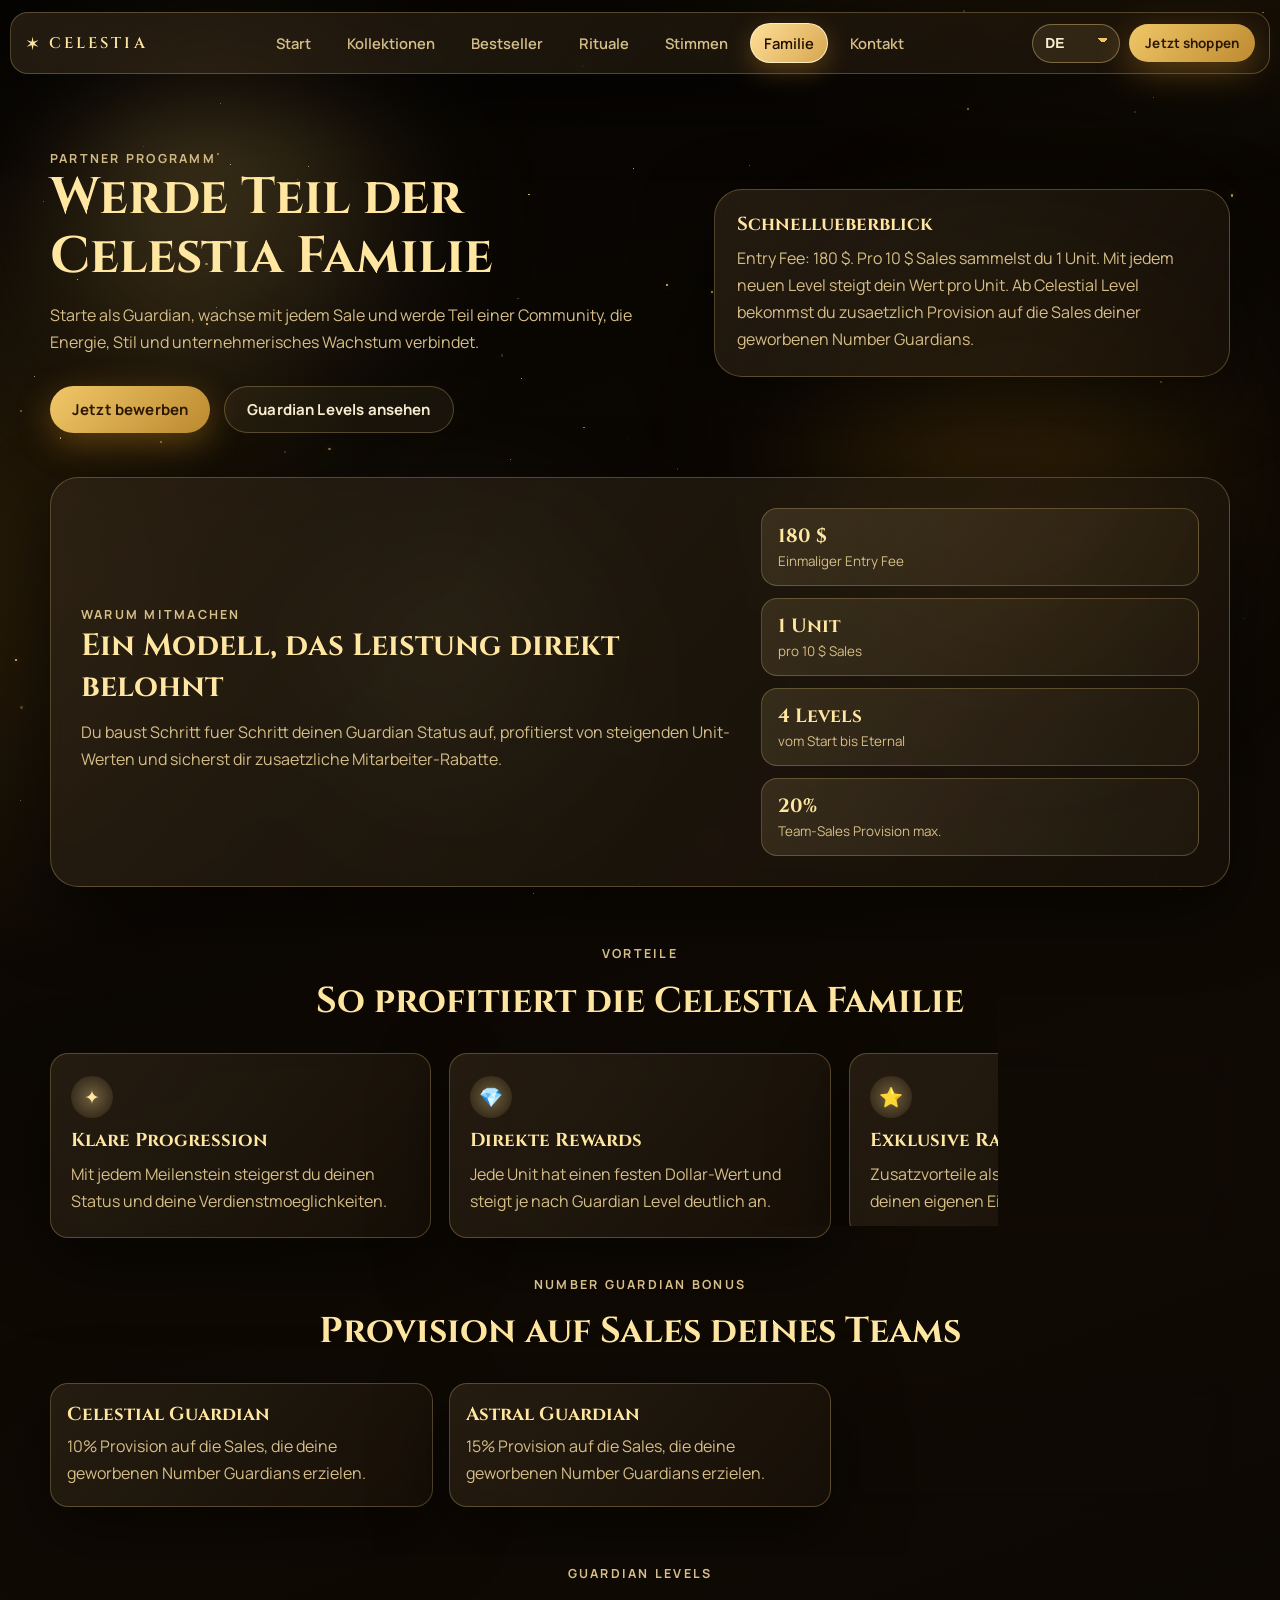
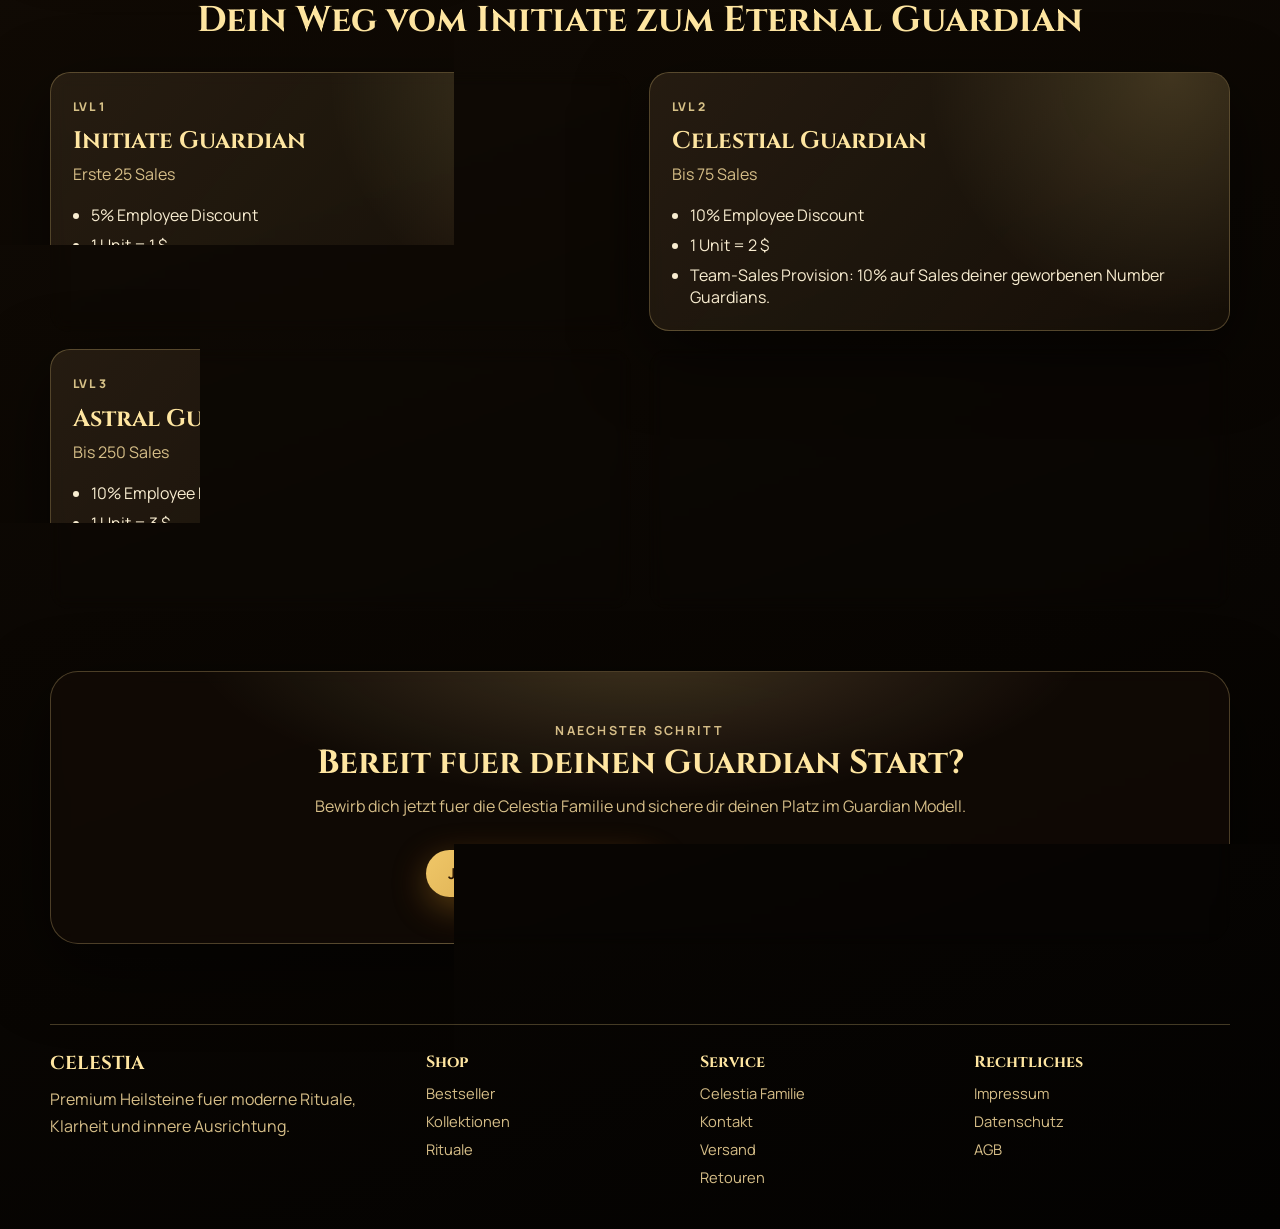
<file: family.html>
<!DOCTYPE html>
<html lang="de">
<head>
  <meta charset="UTF-8">
  <meta name="viewport" content="width=device-width, initial-scale=1.0">
  <title>Celestia | Werde Teil der Celestia Familie</title>
  <meta name="description" content="Werde Teil der Celestia Familie und wachse durch Guardian Levels, Sales Rewards und exklusive Vorteile.">
  <link rel="preconnect" href="https://fonts.googleapis.com">
  <link rel="preconnect" href="https://fonts.gstatic.com" crossorigin>
  <link href="https://fonts.googleapis.com/css2?family=Cinzel:wght@400;500;700&family=Manrope:wght@400;500;700;800&display=swap" rel="stylesheet">
  <link rel="stylesheet" href="styles.css">
</head>
<body
  id="top"
  data-page="family"
  data-title-de="Celestia | Werde Teil der Celestia Familie"
  data-title-en="Celestia | Join the Celestia Family"
>
  <div class="ambient-lights" aria-hidden="true">
    <span class="aura aura-1"></span>
    <span class="aura aura-2"></span>
    <span class="aura aura-3"></span>
  </div>
  <div class="star-layer" id="starLayer" aria-hidden="true"></div>

  <header class="site-header glass">
    <a class="brand" href="index.html" aria-label="Celestia Startseite">
      <span class="brand-mark">&#10038;</span>
      <span class="brand-name">CELESTIA</span>
    </a>
    <button id="menuToggle" class="menu-toggle" type="button" aria-expanded="false" data-aria-de="Navigation oeffnen" data-aria-en="Open navigation">&#9776;</button>
    <nav class="site-nav" id="siteNav" aria-label="Hauptnavigation">
      <a href="index.html" data-nav="home" data-de="Start" data-en="Home">Start</a>
      <a href="collections.html" data-nav="collections" data-de="Kollektionen" data-en="Collections">Kollektionen</a>
      <a href="products.html" data-nav="products" data-de="Bestseller" data-en="Bestsellers">Bestseller</a>
      <a href="rituals.html" data-nav="rituals" data-de="Rituale" data-en="Rituals">Rituale</a>
      <a href="reviews.html" data-nav="reviews" data-de="Stimmen" data-en="Reviews">Stimmen</a>
      <a href="family.html" data-nav="family" class="nav-highlight" data-de="Familie" data-en="Family">Familie</a>
      <a href="contact.html" data-nav="contact" data-de="Kontakt" data-en="Contact">Kontakt</a>
    </nav>
    <div class="header-right">
      <select id="langSelect" class="lang-select" aria-label="Sprache">
        <option value="de">DE</option>
        <option value="en">EN</option>
      </select>
      <a href="products.html" class="btn btn-primary btn-sm" data-de="Jetzt shoppen" data-en="Shop now">Jetzt shoppen</a>
    </div>
  </header>

  <main>
    <section class="page-hero section">
      <div class="page-hero-copy" data-reveal="up">
        <p class="eyebrow" data-de="Partner Programm" data-en="Partner program">Partner Programm</p>
        <h1 data-de="Werde Teil der Celestia Familie" data-en="Become part of the Celestia Family">Werde Teil der Celestia Familie</h1>
        <p
          data-de="Starte als Guardian, wachse mit jedem Sale und werde Teil einer Community, die Energie, Stil und unternehmerisches Wachstum verbindet."
          data-en="Start as a Guardian, grow with every sale, and join a community that connects energy, style, and entrepreneurial growth."
        >
          Starte als Guardian, wachse mit jedem Sale und werde Teil einer Community, die Energie, Stil und unternehmerisches Wachstum verbindet.
        </p>
        <div class="hero-actions">
          <a class="btn btn-primary" href="contact.html" data-de="Jetzt bewerben" data-en="Apply now">Jetzt bewerben</a>
          <a class="btn btn-ghost" href="#levels" data-de="Guardian Levels ansehen" data-en="View guardian levels">Guardian Levels ansehen</a>
        </div>
      </div>
      <aside class="page-hero-panel glass" data-reveal="left">
        <h3 data-de="Schnellueberblick" data-en="Quick overview">Schnellueberblick</h3>
        <p data-de="Entry Fee: 180 $. Pro 10 $ Sales sammelst du 1 Unit. Mit jedem neuen Level steigt dein Wert pro Unit. Ab Celestial Level bekommst du zusaetzlich Provision auf die Sales deiner geworbenen Number Guardians." data-en="Entry fee: $180. For every $10 in sales, you collect 1 unit. With each new level, your unit value increases. Starting from Celestial level, you also earn commission on the sales generated by your recruited Number Guardians.">Entry Fee: 180 $. Pro 10 $ Sales sammelst du 1 Unit. Mit jedem neuen Level steigt dein Wert pro Unit. Ab Celestial Level bekommst du zusaetzlich Provision auf die Sales deiner geworbenen Number Guardians.</p>
      </aside>
    </section>

    <section class="section family-spotlight glass" data-reveal="up">
      <div class="family-spotlight-copy">
        <p class="eyebrow" data-de="Warum mitmachen" data-en="Why join">Warum mitmachen</p>
        <h2 data-de="Ein Modell, das Leistung direkt belohnt" data-en="A model that rewards performance directly">Ein Modell, das Leistung direkt belohnt</h2>
        <p data-de="Du baust Schritt fuer Schritt deinen Guardian Status auf, profitierst von steigenden Unit-Werten und sicherst dir zusaetzliche Mitarbeiter-Rabatte." data-en="You build your Guardian status step by step, benefit from increasing unit values, and unlock additional employee discounts.">Du baust Schritt fuer Schritt deinen Guardian Status auf, profitierst von steigenden Unit-Werten und sicherst dir zusaetzliche Mitarbeiter-Rabatte.</p>
      </div>
      <div class="family-spotlight-kpis">
        <article class="kpi-card">
          <strong>180 $</strong>
          <span data-de="Einmaliger Entry Fee" data-en="One-time entry fee">Einmaliger Entry Fee</span>
        </article>
        <article class="kpi-card">
          <strong>1 Unit</strong>
          <span data-de="pro 10 $ Sales" data-en="per $10 sales">pro 10 $ Sales</span>
        </article>
        <article class="kpi-card">
          <strong>4 Levels</strong>
          <span data-de="vom Start bis Eternal" data-en="from start to Eternal">vom Start bis Eternal</span>
        </article>
        <article class="kpi-card">
          <strong>20%</strong>
          <span data-de="Team-Sales Provision max." data-en="Max team sales commission">Team-Sales Provision max.</span>
        </article>
      </div>
    </section>

    <section class="section" style="padding-top:54px;">
      <div class="section-head" data-reveal="up">
        <p class="eyebrow" data-de="Vorteile" data-en="Benefits">Vorteile</p>
        <h2 data-de="So profitiert die Celestia Familie" data-en="How the Celestia Family benefits">So profitiert die Celestia Familie</h2>
      </div>
      <div class="family-benefit-grid">
        <article class="family-benefit-card glass" data-reveal="up">
          <span class="category-icon">&#10022;</span>
          <h3 data-de="Klare Progression" data-en="Clear progression">Klare Progression</h3>
          <p data-de="Mit jedem Meilenstein steigerst du deinen Status und deine Verdienstmoeglichkeiten." data-en="Every milestone increases your status and your earning potential.">Mit jedem Meilenstein steigerst du deinen Status und deine Verdienstmoeglichkeiten.</p>
        </article>
        <article class="family-benefit-card glass" data-reveal="up">
          <span class="category-icon">&#128142;</span>
          <h3 data-de="Direkte Rewards" data-en="Direct rewards">Direkte Rewards</h3>
          <p data-de="Jede Unit hat einen festen Dollar-Wert und steigt je nach Guardian Level deutlich an." data-en="Each unit has a fixed dollar value and increases significantly across Guardian levels.">Jede Unit hat einen festen Dollar-Wert und steigt je nach Guardian Level deutlich an.</p>
        </article>
        <article class="family-benefit-card glass" data-reveal="up">
          <span class="category-icon">&#11088;</span>
          <h3 data-de="Exklusive Rabatte" data-en="Exclusive discounts">Exklusive Rabatte</h3>
          <p data-de="Zusatzvorteile als Employee Discount fuer deinen eigenen Einkauf bei Celestia." data-en="Extra employee-discount benefits for your own purchases at Celestia.">Zusatzvorteile als Employee Discount fuer deinen eigenen Einkauf bei Celestia.</p>
        </article>
      </div>
    </section>

    <section class="section" style="padding-top:34px;">
      <div class="section-head" data-reveal="up">
        <p class="eyebrow" data-de="Number Guardian Bonus" data-en="Number Guardian bonus">Number Guardian Bonus</p>
        <h2 data-de="Provision auf Sales deines Teams" data-en="Commission on your team sales">Provision auf Sales deines Teams</h2>
      </div>
      <div class="info-grid">
        <article class="info-card glass" data-reveal="up">
          <h3 data-de="Celestial Guardian" data-en="Celestial Guardian">Celestial Guardian</h3>
          <p data-de="10% Provision auf die Sales, die deine geworbenen Number Guardians erzielen." data-en="10% commission on the sales generated by your recruited Number Guardians.">10% Provision auf die Sales, die deine geworbenen Number Guardians erzielen.</p>
        </article>
        <article class="info-card glass" data-reveal="up">
          <h3 data-de="Astral Guardian" data-en="Astral Guardian">Astral Guardian</h3>
          <p data-de="15% Provision auf die Sales, die deine geworbenen Number Guardians erzielen." data-en="15% commission on the sales generated by your recruited Number Guardians.">15% Provision auf die Sales, die deine geworbenen Number Guardians erzielen.</p>
        </article>
        <article class="info-card glass" data-reveal="up">
          <h3 data-de="Eternal Guardian" data-en="Eternal Guardian">Eternal Guardian</h3>
          <p data-de="20% Provision auf die Sales, die deine geworbenen Number Guardians erzielen." data-en="20% commission on the sales generated by your recruited Number Guardians.">20% Provision auf die Sales, die deine geworbenen Number Guardians erzielen.</p>
        </article>
      </div>
    </section>

    <section class="section" id="levels" style="padding-top:54px;">
      <div class="section-head" data-reveal="up">
        <p class="eyebrow" data-de="Guardian Levels" data-en="Guardian levels">Guardian Levels</p>
        <h2 data-de="Dein Weg vom Initiate zum Eternal Guardian" data-en="Your path from Initiate to Eternal Guardian">Dein Weg vom Initiate zum Eternal Guardian</h2>
      </div>
      <div class="guardian-grid">
        <article class="guardian-card glass" data-reveal="up">
          <p class="guardian-level">Lvl 1</p>
          <h3>Initiate Guardian</h3>
          <p class="guardian-range" data-de="Erste 25 Sales" data-en="First 25 sales">Erste 25 Sales</p>
          <ul class="guardian-points">
            <li data-de="5% Employee Discount" data-en="5% employee discount">5% Employee Discount</li>
            <li data-de="1 Unit = 1 $" data-en="1 unit = $1">1 Unit = 1 $</li>
            <li data-de="Recruiting Provision startet ab Level 2." data-en="Recruiting commission starts at level 2.">Recruiting Provision startet ab Level 2.</li>
          </ul>
        </article>
        <article class="guardian-card glass" data-reveal="up">
          <p class="guardian-level">Lvl 2</p>
          <h3>Celestial Guardian</h3>
          <p class="guardian-range" data-de="Bis 75 Sales" data-en="Up to 75 sales">Bis 75 Sales</p>
          <ul class="guardian-points">
            <li data-de="10% Employee Discount" data-en="10% employee discount">10% Employee Discount</li>
            <li data-de="1 Unit = 2 $" data-en="1 unit = $2">1 Unit = 2 $</li>
            <li data-de="Team-Sales Provision: 10% auf Sales deiner geworbenen Number Guardians." data-en="Team sales commission: 10% on sales from your recruited Number Guardians.">Team-Sales Provision: 10% auf Sales deiner geworbenen Number Guardians.</li>
          </ul>
        </article>
        <article class="guardian-card glass" data-reveal="up">
          <p class="guardian-level">Lvl 3</p>
          <h3>Astral Guardian</h3>
          <p class="guardian-range" data-de="Bis 250 Sales" data-en="Up to 250 sales">Bis 250 Sales</p>
          <ul class="guardian-points">
            <li data-de="10% Employee Discount" data-en="10% employee discount">10% Employee Discount</li>
            <li data-de="1 Unit = 3 $" data-en="1 unit = $3">1 Unit = 3 $</li>
            <li data-de="Team-Sales Provision: 15% auf Sales deiner geworbenen Number Guardians." data-en="Team sales commission: 15% on sales from your recruited Number Guardians.">Team-Sales Provision: 15% auf Sales deiner geworbenen Number Guardians.</li>
          </ul>
        </article>
        <article class="guardian-card glass guardian-card-top" data-reveal="up">
          <p class="guardian-level">Lvl 4</p>
          <h3>Eternal Guardian</h3>
          <p class="guardian-range" data-de="Ab 250+ Sales" data-en="From 250+ sales">Ab 250+ Sales</p>
          <ul class="guardian-points">
            <li data-de="15% Employee Discount" data-en="15% employee discount">15% Employee Discount</li>
            <li data-de="1 Unit = 4.50 $" data-en="1 unit = $4.50">1 Unit = 4.50 $</li>
            <li data-de="Team-Sales Provision: 20% auf Sales deiner geworbenen Number Guardians." data-en="Team sales commission: 20% on sales from your recruited Number Guardians.">Team-Sales Provision: 20% auf Sales deiner geworbenen Number Guardians.</li>
          </ul>
        </article>
      </div>
    </section>

    <section class="section cta-section">
      <div class="cta-panel glass" data-reveal="up">
        <p class="eyebrow" data-de="Naechster Schritt" data-en="Next step">Naechster Schritt</p>
        <h2 data-de="Bereit fuer deinen Guardian Start?" data-en="Ready for your Guardian start?">Bereit fuer deinen Guardian Start?</h2>
        <p data-de="Bewirb dich jetzt fuer die Celestia Familie und sichere dir deinen Platz im Guardian Modell." data-en="Apply now for the Celestia Family and secure your place in the Guardian model.">Bewirb dich jetzt fuer die Celestia Familie und sichere dir deinen Platz im Guardian Modell.</p>
        <div class="hero-actions" style="justify-content:center;">
          <a class="btn btn-primary" href="contact.html" data-de="Jetzt Kontakt aufnehmen" data-en="Contact us now">Jetzt Kontakt aufnehmen</a>
          <a class="btn btn-ghost" href="products.html" data-de="Produkte ansehen" data-en="View products">Produkte ansehen</a>
        </div>
      </div>
    </section>
  </main>

  <footer class="site-footer">
    <div>
      <h3>CELESTIA</h3>
      <p data-de="Premium Heilsteine fuer moderne Rituale, Klarheit und innere Ausrichtung." data-en="Premium crystals for modern rituals, clarity, and inner alignment.">Premium Heilsteine fuer moderne Rituale, Klarheit und innere Ausrichtung.</p>
    </div>
    <div>
      <h4 data-de="Shop" data-en="Shop">Shop</h4>
      <a href="products.html" data-de="Bestseller" data-en="Bestsellers">Bestseller</a>
      <a href="collections.html" data-de="Kollektionen" data-en="Collections">Kollektionen</a>
      <a href="rituals.html" data-de="Rituale" data-en="Rituals">Rituale</a>
    </div>
    <div>
      <h4 data-de="Service" data-en="Service">Service</h4>
      <a href="family.html" data-de="Celestia Familie" data-en="Celestia Family">Celestia Familie</a>
      <a href="contact.html" data-de="Kontakt" data-en="Contact">Kontakt</a>
      <a href="contact.html" data-de="Versand" data-en="Shipping">Versand</a>
      <a href="contact.html" data-de="Retouren" data-en="Returns">Retouren</a>
    </div>
    <div>
      <h4 data-de="Rechtliches" data-en="Legal">Rechtliches</h4>
      <a href="contact.html" data-de="Impressum" data-en="Imprint">Impressum</a>
      <a href="contact.html" data-de="Datenschutz" data-en="Privacy">Datenschutz</a>
      <a href="contact.html" data-de="AGB" data-en="Terms">AGB</a>
    </div>
  </footer>

  <button id="backToTop" class="back-top" data-aria-de="Nach oben" data-aria-en="Back to top" aria-label="Nach oben">&uarr;</button>
  <script src="script.js"></script>
</body>
</html>
</file>
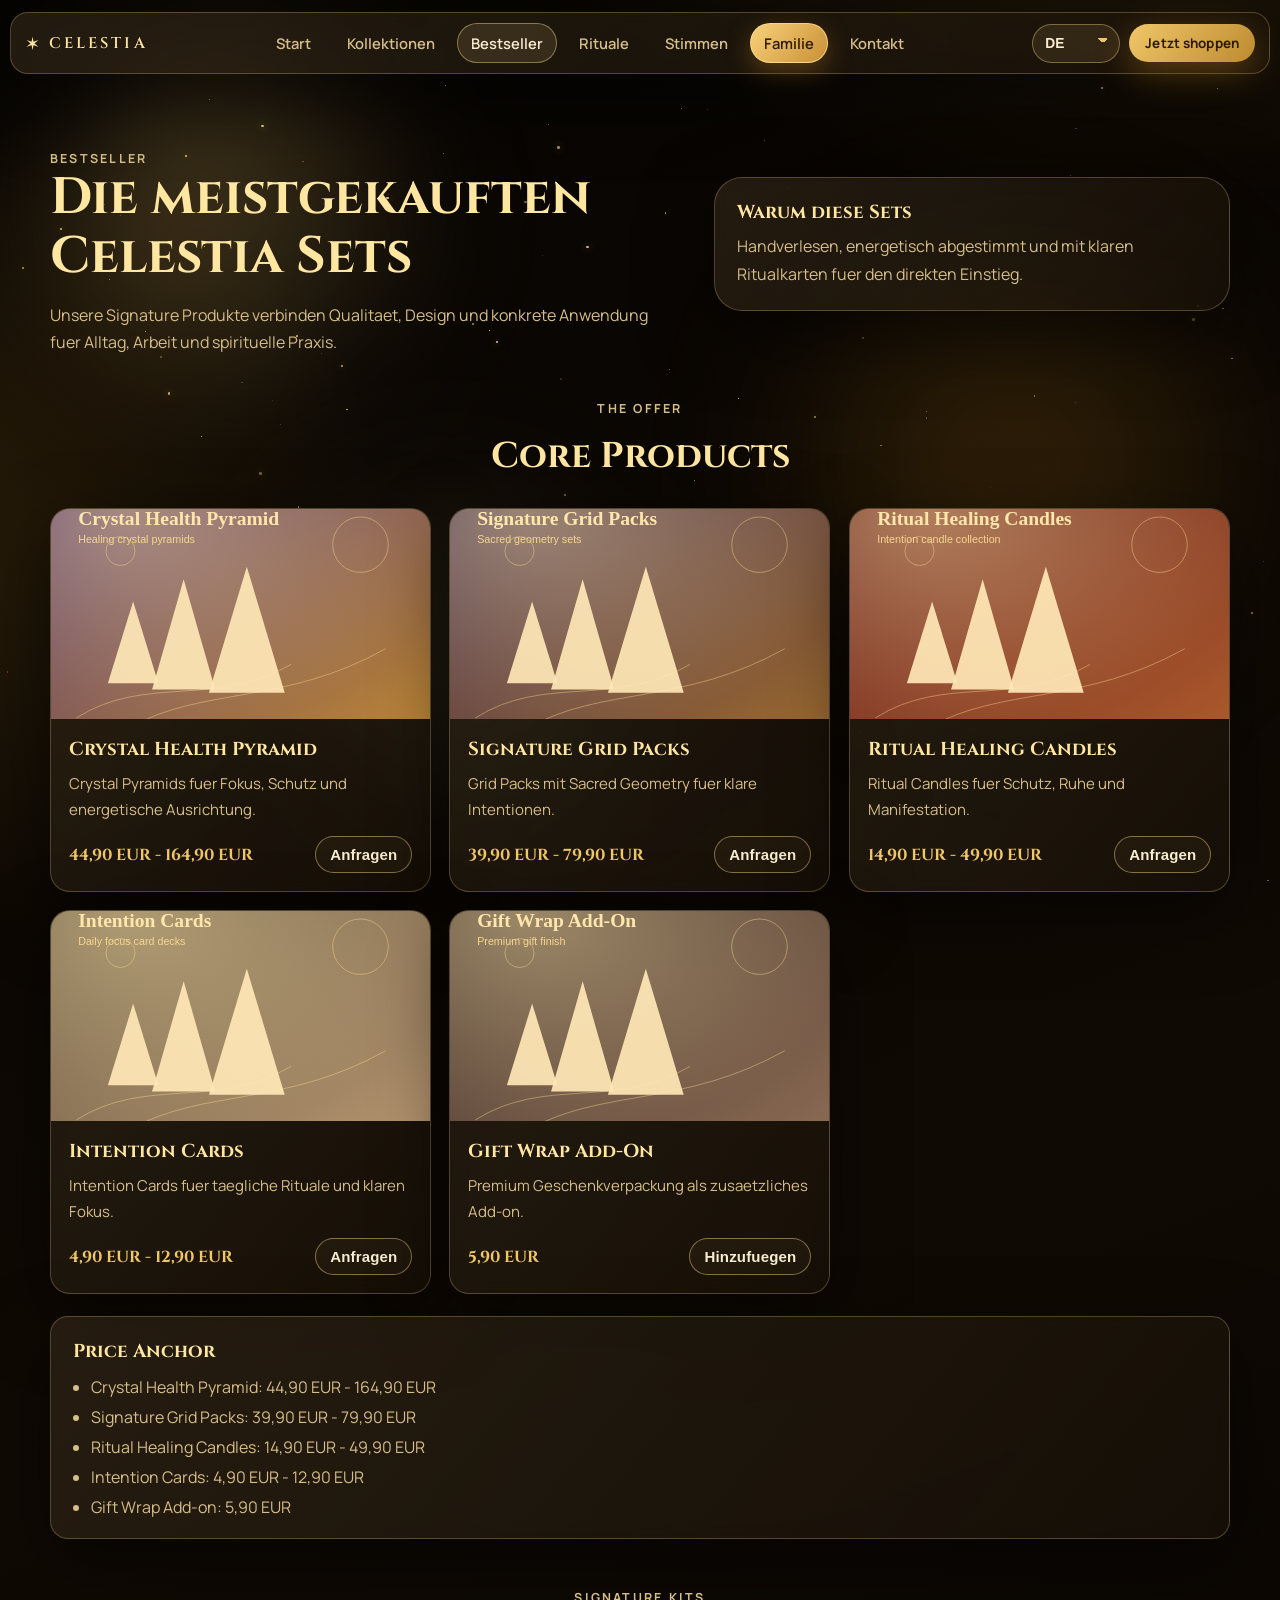
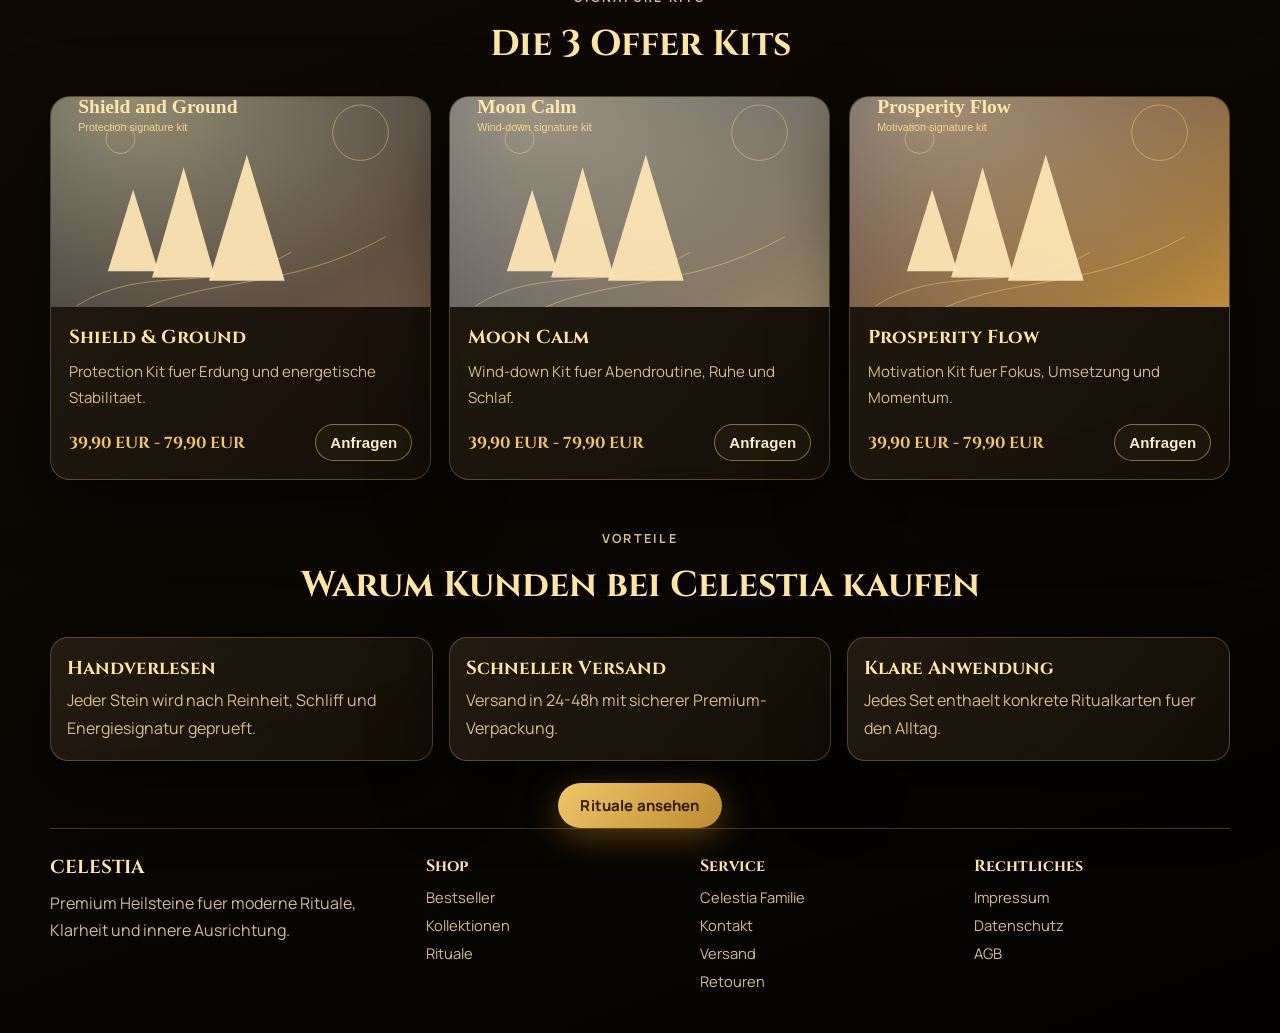
<file: products.html>
<!DOCTYPE html>
<html lang="de">
<head>
  <meta charset="UTF-8">
  <meta name="viewport" content="width=device-width, initial-scale=1.0">
  <title>Celestia | Bestseller</title>
  <meta name="description" content="Die meistgekauften Celestia Heilstein-Sets mit Premium-Qualitaet und Ritualkarten.">
  <link rel="preconnect" href="https://fonts.googleapis.com">
  <link rel="preconnect" href="https://fonts.gstatic.com" crossorigin>
  <link href="https://fonts.googleapis.com/css2?family=Cinzel:wght@400;500;700&family=Manrope:wght@400;500;700;800&display=swap" rel="stylesheet">
  <link rel="stylesheet" href="styles.css">
</head>
<body
  id="top"
  data-page="products"
  data-title-de="Celestia | Bestseller"
  data-title-en="Celestia | Bestsellers"
>
  <div class="ambient-lights" aria-hidden="true">
    <span class="aura aura-1"></span>
    <span class="aura aura-2"></span>
    <span class="aura aura-3"></span>
  </div>
  <div class="star-layer" id="starLayer" aria-hidden="true"></div>

  <header class="site-header glass">
    <a class="brand" href="index.html" aria-label="Celestia Startseite">
      <span class="brand-mark">&#10038;</span>
      <span class="brand-name">CELESTIA</span>
    </a>
    <button id="menuToggle" class="menu-toggle" type="button" aria-expanded="false" data-aria-de="Navigation oeffnen" data-aria-en="Open navigation">&#9776;</button>
    <nav class="site-nav" id="siteNav" aria-label="Hauptnavigation">
      <a href="index.html" data-nav="home" data-de="Start" data-en="Home">Start</a>
      <a href="collections.html" data-nav="collections" data-de="Kollektionen" data-en="Collections">Kollektionen</a>
      <a href="products.html" data-nav="products" data-de="Bestseller" data-en="Bestsellers">Bestseller</a>
      <a href="rituals.html" data-nav="rituals" data-de="Rituale" data-en="Rituals">Rituale</a>
      <a href="reviews.html" data-nav="reviews" data-de="Stimmen" data-en="Reviews">Stimmen</a>
      <a href="family.html" data-nav="family" class="nav-highlight" data-de="Familie" data-en="Family">Familie</a>
      <a href="contact.html" data-nav="contact" data-de="Kontakt" data-en="Contact">Kontakt</a>
    </nav>
    <div class="header-right">
      <select id="langSelect" class="lang-select" aria-label="Sprache">
        <option value="de">DE</option>
        <option value="en">EN</option>
      </select>
      <a href="products.html" class="btn btn-primary btn-sm" data-de="Jetzt shoppen" data-en="Shop now">Jetzt shoppen</a>
    </div>
  </header>

  <main>
    <section class="page-hero section">
      <div class="page-hero-copy" data-reveal="up">
        <p class="eyebrow" data-de="Bestseller" data-en="Bestsellers">Bestseller</p>
        <h1 data-de="Die meistgekauften Celestia Sets" data-en="The most loved Celestia sets">Die meistgekauften Celestia Sets</h1>
        <p
          data-de="Unsere Signature Produkte verbinden Qualitaet, Design und konkrete Anwendung fuer Alltag, Arbeit und spirituelle Praxis."
          data-en="Our signature products combine quality, design, and practical use for daily routine, work, and spiritual practice."
        >
          Unsere Signature Produkte verbinden Qualitaet, Design und konkrete Anwendung fuer Alltag, Arbeit und spirituelle Praxis.
        </p>
      </div>
      <aside class="page-hero-panel glass" data-reveal="left">
        <h3 data-de="Warum diese Sets" data-en="Why these sets">Warum diese Sets</h3>
        <p data-de="Handverlesen, energetisch abgestimmt und mit klaren Ritualkarten fuer den direkten Einstieg." data-en="Hand-selected, energetically aligned, and packed with clear ritual cards for immediate use.">Handverlesen, energetisch abgestimmt und mit klaren Ritualkarten fuer den direkten Einstieg.</p>
      </aside>
    </section>

    <section class="section">
      <div class="section-head" data-reveal="up">
        <p class="eyebrow" data-de="The Offer" data-en="The Offer">The Offer</p>
        <h2 data-de="Core Products" data-en="Core products">Core Products</h2>
      </div>
      <div class="product-grid">
        <article class="product-card glass" data-tilt data-reveal="up">
          <div class="product-media">
            <img class="product-photo" src="assets/products/crystal-health-pyramid.svg" alt="Crystal Health Pyramid">
          </div>
          <div class="product-content">
            <h3>Crystal Health Pyramid</h3>
            <p data-de="Crystal Pyramids fuer Fokus, Schutz und energetische Ausrichtung." data-en="Crystal pyramids for focus, protection, and energetic alignment.">Crystal Pyramids fuer Fokus, Schutz und energetische Ausrichtung.</p>
            <div class="product-meta">
              <span class="price">44,90 EUR - 164,90 EUR</span>
              <button class="btn btn-outline" data-de="Anfragen" data-en="Request">Anfragen</button>
            </div>
          </div>
        </article>
        <article class="product-card glass" data-tilt data-reveal="up">
          <div class="product-media">
            <img class="product-photo" src="assets/products/signature-grid-packs.svg" alt="Signature Grid Packs">
          </div>
          <div class="product-content">
            <h3>Signature Grid Packs</h3>
            <p data-de="Grid Packs mit Sacred Geometry fuer klare Intentionen." data-en="Grid packs with sacred geometry for clear intentions.">Grid Packs mit Sacred Geometry fuer klare Intentionen.</p>
            <div class="product-meta">
              <span class="price">39,90 EUR - 79,90 EUR</span>
              <button class="btn btn-outline" data-de="Anfragen" data-en="Request">Anfragen</button>
            </div>
          </div>
        </article>
        <article class="product-card glass" data-tilt data-reveal="up">
          <div class="product-media">
            <img class="product-photo" src="assets/products/ritual-healing-candles.svg" alt="Ritual Healing Candles">
          </div>
          <div class="product-content">
            <h3>Ritual Healing Candles</h3>
            <p data-de="Ritual Candles fuer Schutz, Ruhe und Manifestation." data-en="Ritual candles for protection, calm, and manifestation.">Ritual Candles fuer Schutz, Ruhe und Manifestation.</p>
            <div class="product-meta">
              <span class="price">14,90 EUR - 49,90 EUR</span>
              <button class="btn btn-outline" data-de="Anfragen" data-en="Request">Anfragen</button>
            </div>
          </div>
        </article>
        <article class="product-card glass" data-tilt data-reveal="up">
          <div class="product-media">
            <img class="product-photo" src="assets/products/intention-cards.svg" alt="Intention Cards">
          </div>
          <div class="product-content">
            <h3>Intention Cards</h3>
            <p data-de="Intention Cards fuer taegliche Rituale und klaren Fokus." data-en="Intention cards for daily rituals and clear focus.">Intention Cards fuer taegliche Rituale und klaren Fokus.</p>
            <div class="product-meta">
              <span class="price">4,90 EUR - 12,90 EUR</span>
              <button class="btn btn-outline" data-de="Anfragen" data-en="Request">Anfragen</button>
            </div>
          </div>
        </article>
        <article class="product-card glass" data-tilt data-reveal="up">
          <div class="product-media">
            <img class="product-photo" src="assets/products/gift-wrap-addon.svg" alt="Gift Wrap Add-On">
          </div>
          <div class="product-content">
            <h3>Gift Wrap Add-On</h3>
            <p data-de="Premium Geschenkverpackung als zusaetzliches Add-on." data-en="Premium gift wrapping available as an add-on.">Premium Geschenkverpackung als zusaetzliches Add-on.</p>
            <div class="product-meta">
              <span class="price">5,90 EUR</span>
              <button class="btn btn-outline" data-de="Hinzufuegen" data-en="Add">Hinzufuegen</button>
            </div>
          </div>
        </article>
      </div>
      <div class="price-anchor-card glass" data-reveal="up">
        <h3 data-de="Price Anchor" data-en="Price anchor">Price Anchor</h3>
        <ul>
          <li data-de="Crystal Health Pyramid: 44,90 EUR - 164,90 EUR" data-en="Crystal Health Pyramid: EUR 44.90 - EUR 164.90">Crystal Health Pyramid: 44,90 EUR - 164,90 EUR</li>
          <li data-de="Signature Grid Packs: 39,90 EUR - 79,90 EUR" data-en="Signature Grid Packs: EUR 39.90 - EUR 79.90">Signature Grid Packs: 39,90 EUR - 79,90 EUR</li>
          <li data-de="Ritual Healing Candles: 14,90 EUR - 49,90 EUR" data-en="Ritual Healing Candles: EUR 14.90 - EUR 49.90">Ritual Healing Candles: 14,90 EUR - 49,90 EUR</li>
          <li data-de="Intention Cards: 4,90 EUR - 12,90 EUR" data-en="Intention Cards: EUR 4.90 - EUR 12.90">Intention Cards: 4,90 EUR - 12,90 EUR</li>
          <li data-de="Gift Wrap Add-on: 5,90 EUR" data-en="Gift wrap add-on: EUR 5.90">Gift Wrap Add-on: 5,90 EUR</li>
        </ul>
      </div>
    </section>

    <section class="section" style="padding-top:46px;">
      <div class="section-head" data-reveal="up">
        <p class="eyebrow" data-de="Signature Kits" data-en="Signature kits">Signature Kits</p>
        <h2 data-de="Die 3 Offer Kits" data-en="The 3 offer kits">Die 3 Offer Kits</h2>
      </div>
      <div class="product-grid product-grid-three">
        <article class="product-card glass" data-tilt data-reveal="up">
          <div class="product-media">
            <img class="product-photo" src="assets/products/shield-ground-kit.svg" alt="Shield and Ground">
          </div>
          <div class="product-content">
            <h3>Shield &amp; Ground</h3>
            <p data-de="Protection Kit fuer Erdung und energetische Stabilitaet." data-en="Protection kit for grounding and energetic stability.">Protection Kit fuer Erdung und energetische Stabilitaet.</p>
            <div class="product-meta">
              <span class="price">39,90 EUR - 79,90 EUR</span>
              <button class="btn btn-outline" data-de="Anfragen" data-en="Request">Anfragen</button>
            </div>
          </div>
        </article>
        <article class="product-card glass" data-tilt data-reveal="up">
          <div class="product-media">
            <img class="product-photo" src="assets/products/moon-calm-kit.svg" alt="Moon Calm">
          </div>
          <div class="product-content">
            <h3>Moon Calm</h3>
            <p data-de="Wind-down Kit fuer Abendroutine, Ruhe und Schlaf." data-en="Wind-down kit for evening routine, calm, and sleep.">Wind-down Kit fuer Abendroutine, Ruhe und Schlaf.</p>
            <div class="product-meta">
              <span class="price">39,90 EUR - 79,90 EUR</span>
              <button class="btn btn-outline" data-de="Anfragen" data-en="Request">Anfragen</button>
            </div>
          </div>
        </article>
        <article class="product-card glass" data-tilt data-reveal="up">
          <div class="product-media">
            <img class="product-photo" src="assets/products/prosperity-flow-kit.svg" alt="Prosperity Flow">
          </div>
          <div class="product-content">
            <h3>Prosperity Flow</h3>
            <p data-de="Motivation Kit fuer Fokus, Umsetzung und Momentum." data-en="Motivation kit for focus, execution, and momentum.">Motivation Kit fuer Fokus, Umsetzung und Momentum.</p>
            <div class="product-meta">
              <span class="price">39,90 EUR - 79,90 EUR</span>
              <button class="btn btn-outline" data-de="Anfragen" data-en="Request">Anfragen</button>
            </div>
          </div>
        </article>
      </div>
    </section>

    <section class="section" style="padding-top:46px;">
      <div class="section-head" data-reveal="up">
        <p class="eyebrow" data-de="Vorteile" data-en="Benefits">Vorteile</p>
        <h2 data-de="Warum Kunden bei Celestia kaufen" data-en="Why customers buy from Celestia">Warum Kunden bei Celestia kaufen</h2>
      </div>
      <div class="info-grid">
        <article class="info-card glass" data-reveal="up">
          <h3 data-de="Handverlesen" data-en="Hand-selected">Handverlesen</h3>
          <p data-de="Jeder Stein wird nach Reinheit, Schliff und Energiesignatur geprueft." data-en="Each crystal is checked for quality, cut, and energetic profile.">Jeder Stein wird nach Reinheit, Schliff und Energiesignatur geprueft.</p>
        </article>
        <article class="info-card glass" data-reveal="up">
          <h3 data-de="Schneller Versand" data-en="Fast shipping">Schneller Versand</h3>
          <p data-de="Versand in 24-48h mit sicherer Premium-Verpackung." data-en="Shipping in 24-48h with secure premium packaging.">Versand in 24-48h mit sicherer Premium-Verpackung.</p>
        </article>
        <article class="info-card glass" data-reveal="up">
          <h3 data-de="Klare Anwendung" data-en="Practical guidance">Klare Anwendung</h3>
          <p data-de="Jedes Set enthaelt konkrete Ritualkarten fuer den Alltag." data-en="Every set includes practical ritual cards for daily use.">Jedes Set enthaelt konkrete Ritualkarten fuer den Alltag.</p>
        </article>
      </div>
      <div class="hero-actions" style="justify-content:center; margin-top:22px;">
        <a class="btn btn-primary" href="rituals.html" data-de="Rituale ansehen" data-en="View rituals">Rituale ansehen</a>
      </div>
    </section>
  </main>

  <footer class="site-footer">
    <div>
      <h3>CELESTIA</h3>
      <p data-de="Premium Heilsteine fuer moderne Rituale, Klarheit und innere Ausrichtung." data-en="Premium crystals for modern rituals, clarity, and inner alignment.">Premium Heilsteine fuer moderne Rituale, Klarheit und innere Ausrichtung.</p>
    </div>
    <div>
      <h4 data-de="Shop" data-en="Shop">Shop</h4>
      <a href="products.html" data-de="Bestseller" data-en="Bestsellers">Bestseller</a>
      <a href="collections.html" data-de="Kollektionen" data-en="Collections">Kollektionen</a>
      <a href="rituals.html" data-de="Rituale" data-en="Rituals">Rituale</a>
    </div>
    <div>
      <h4 data-de="Service" data-en="Service">Service</h4>
      <a href="family.html" data-de="Celestia Familie" data-en="Celestia Family">Celestia Familie</a>
      <a href="contact.html" data-de="Kontakt" data-en="Contact">Kontakt</a>
      <a href="contact.html" data-de="Versand" data-en="Shipping">Versand</a>
      <a href="contact.html" data-de="Retouren" data-en="Returns">Retouren</a>
    </div>
    <div>
      <h4 data-de="Rechtliches" data-en="Legal">Rechtliches</h4>
      <a href="contact.html" data-de="Impressum" data-en="Imprint">Impressum</a>
      <a href="contact.html" data-de="Datenschutz" data-en="Privacy">Datenschutz</a>
      <a href="contact.html" data-de="AGB" data-en="Terms">AGB</a>
    </div>
  </footer>

  <button id="backToTop" class="back-top" data-aria-de="Nach oben" data-aria-en="Back to top" aria-label="Nach oben">&uarr;</button>
  <script src="script.js"></script>
</body>
</html>
</file>
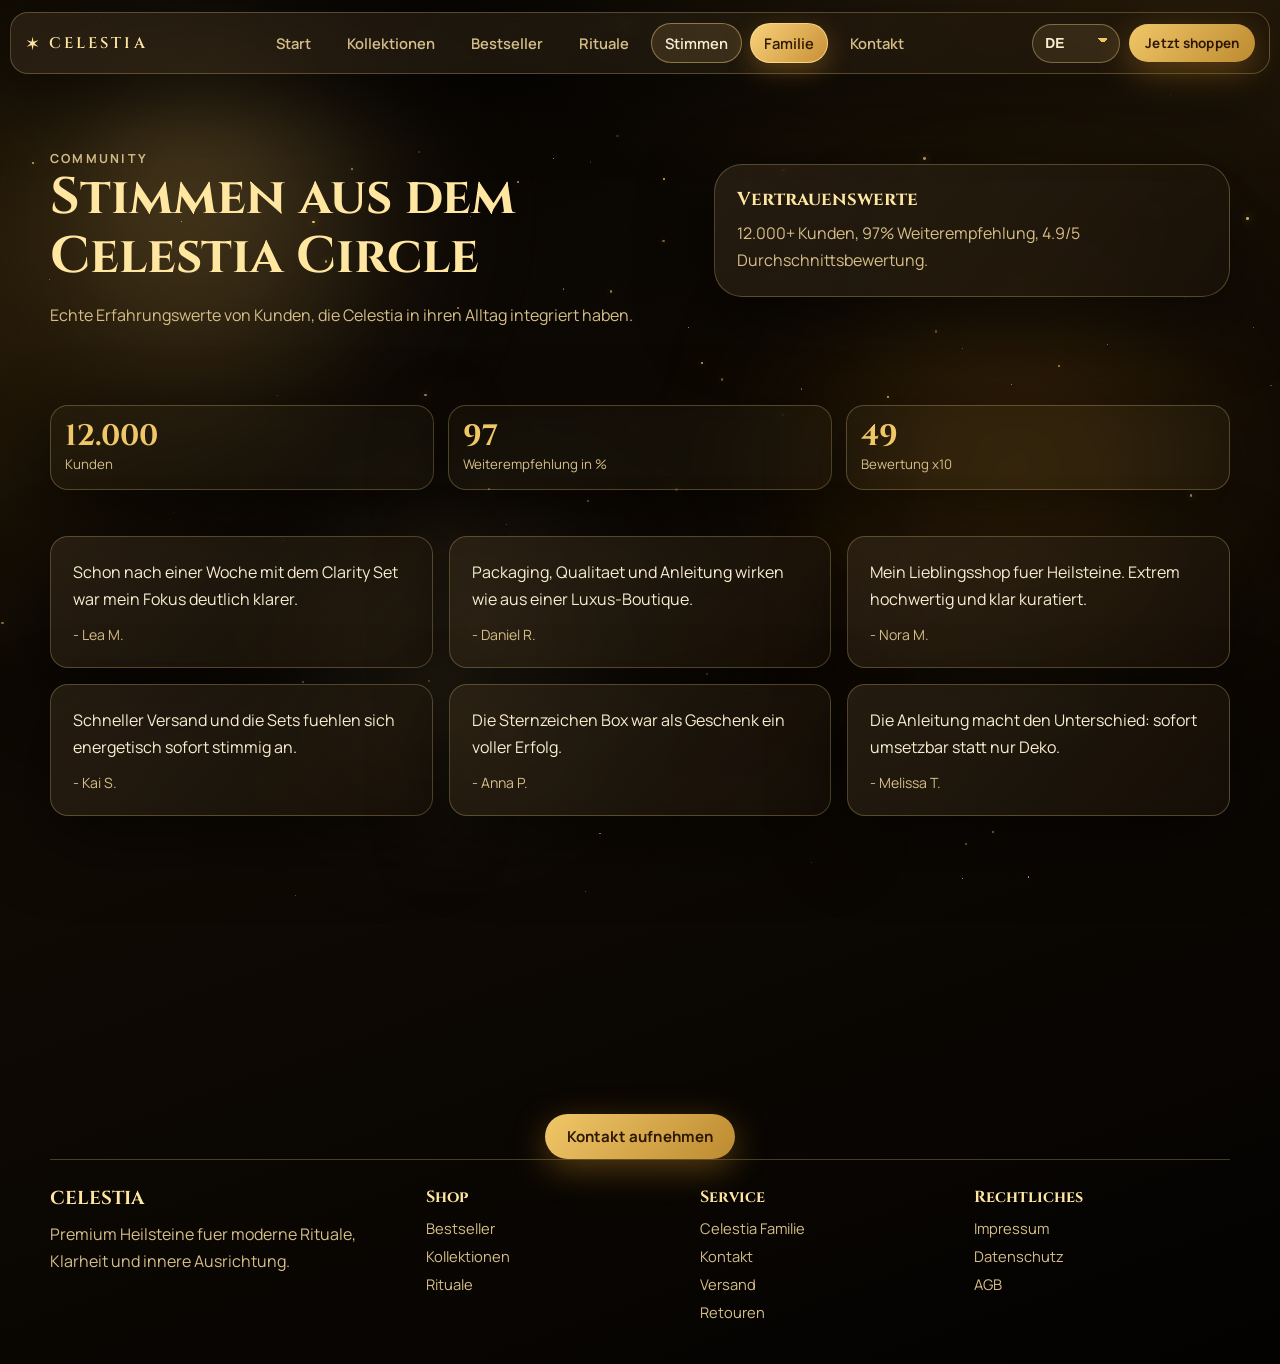
<file: reviews.html>
<!DOCTYPE html>
<html lang="de">
<head>
  <meta charset="UTF-8">
  <meta name="viewport" content="width=device-width, initial-scale=1.0">
  <title>Celestia | Stimmen</title>
  <meta name="description" content="Erfahrungen aus dem Celestia Circle und haeufige Fragen zu Heilsteinen und Ritualen.">
  <link rel="preconnect" href="https://fonts.googleapis.com">
  <link rel="preconnect" href="https://fonts.gstatic.com" crossorigin>
  <link href="https://fonts.googleapis.com/css2?family=Cinzel:wght@400;500;700&family=Manrope:wght@400;500;700;800&display=swap" rel="stylesheet">
  <link rel="stylesheet" href="styles.css">
</head>
<body
  id="top"
  data-page="reviews"
  data-title-de="Celestia | Stimmen"
  data-title-en="Celestia | Reviews"
>
  <div class="ambient-lights" aria-hidden="true">
    <span class="aura aura-1"></span>
    <span class="aura aura-2"></span>
    <span class="aura aura-3"></span>
  </div>
  <div class="star-layer" id="starLayer" aria-hidden="true"></div>

  <header class="site-header glass">
    <a class="brand" href="index.html" aria-label="Celestia Startseite">
      <span class="brand-mark">&#10038;</span>
      <span class="brand-name">CELESTIA</span>
    </a>
    <button id="menuToggle" class="menu-toggle" type="button" aria-expanded="false" data-aria-de="Navigation oeffnen" data-aria-en="Open navigation">&#9776;</button>
    <nav class="site-nav" id="siteNav" aria-label="Hauptnavigation">
      <a href="index.html" data-nav="home" data-de="Start" data-en="Home">Start</a>
      <a href="collections.html" data-nav="collections" data-de="Kollektionen" data-en="Collections">Kollektionen</a>
      <a href="products.html" data-nav="products" data-de="Bestseller" data-en="Bestsellers">Bestseller</a>
      <a href="rituals.html" data-nav="rituals" data-de="Rituale" data-en="Rituals">Rituale</a>
      <a href="reviews.html" data-nav="reviews" data-de="Stimmen" data-en="Reviews">Stimmen</a>
      <a href="family.html" data-nav="family" class="nav-highlight" data-de="Familie" data-en="Family">Familie</a>
      <a href="contact.html" data-nav="contact" data-de="Kontakt" data-en="Contact">Kontakt</a>
    </nav>
    <div class="header-right">
      <select id="langSelect" class="lang-select" aria-label="Sprache">
        <option value="de">DE</option>
        <option value="en">EN</option>
      </select>
      <a href="products.html" class="btn btn-primary btn-sm" data-de="Jetzt shoppen" data-en="Shop now">Jetzt shoppen</a>
    </div>
  </header>

  <main>
    <section class="page-hero section">
      <div class="page-hero-copy" data-reveal="up">
        <p class="eyebrow" data-de="Community" data-en="Community">Community</p>
        <h1 data-de="Stimmen aus dem Celestia Circle" data-en="Voices from the Celestia Circle">Stimmen aus dem Celestia Circle</h1>
        <p
          data-de="Echte Erfahrungswerte von Kunden, die Celestia in ihren Alltag integriert haben."
          data-en="Real customer experiences from people who integrated Celestia into daily life."
        >
          Echte Erfahrungswerte von Kunden, die Celestia in ihren Alltag integriert haben.
        </p>
      </div>
      <aside class="page-hero-panel glass" data-reveal="left">
        <h3 data-de="Vertrauenswerte" data-en="Trust metrics">Vertrauenswerte</h3>
        <p data-de="12.000+ Kunden, 97% Weiterempfehlung, 4.9/5 Durchschnittsbewertung." data-en="12,000+ customers, 97% recommendation rate, and 4.9/5 average rating.">12.000+ Kunden, 97% Weiterempfehlung, 4.9/5 Durchschnittsbewertung.</p>
      </aside>
    </section>

    <section class="section">
      <ul class="hero-stats">
        <li class="glass">
          <strong class="count" data-target="12000">0</strong>
          <span data-de="Kunden" data-en="Customers">Kunden</span>
        </li>
        <li class="glass">
          <strong class="count" data-target="97">0</strong>
          <span data-de="Weiterempfehlung in %" data-en="Recommendation rate %">Weiterempfehlung in %</span>
        </li>
        <li class="glass">
          <strong class="count" data-target="49">0</strong>
          <span data-de="Bewertung x10" data-en="Rating x10">Bewertung x10</span>
        </li>
      </ul>
    </section>

    <section class="section" style="padding-top:46px;">
      <div class="review-grid">
        <article class="review glass" data-reveal="up">
          <p data-de="Schon nach einer Woche mit dem Clarity Set war mein Fokus deutlich klarer." data-en="After one week with the Clarity Set, my focus was clearly sharper.">Schon nach einer Woche mit dem Clarity Set war mein Fokus deutlich klarer.</p>
          <span>- Lea M.</span>
        </article>
        <article class="review glass" data-reveal="up">
          <p data-de="Packaging, Qualitaet und Anleitung wirken wie aus einer Luxus-Boutique." data-en="Packaging, quality, and instructions feel like a luxury boutique.">Packaging, Qualitaet und Anleitung wirken wie aus einer Luxus-Boutique.</p>
          <span>- Daniel R.</span>
        </article>
        <article class="review glass" data-reveal="up">
          <p data-de="Mein Lieblingsshop fuer Heilsteine. Extrem hochwertig und klar kuratiert." data-en="My favorite crystal shop. Extremely premium and clearly curated.">Mein Lieblingsshop fuer Heilsteine. Extrem hochwertig und klar kuratiert.</p>
          <span>- Nora M.</span>
        </article>
        <article class="review glass" data-reveal="up">
          <p data-de="Schneller Versand und die Sets fuehlen sich energetisch sofort stimmig an." data-en="Fast shipping and the sets feel energetically aligned right away.">Schneller Versand und die Sets fuehlen sich energetisch sofort stimmig an.</p>
          <span>- Kai S.</span>
        </article>
        <article class="review glass" data-reveal="up">
          <p data-de="Die Sternzeichen Box war als Geschenk ein voller Erfolg." data-en="The zodiac box was a perfect gift and a real success.">Die Sternzeichen Box war als Geschenk ein voller Erfolg.</p>
          <span>- Anna P.</span>
        </article>
        <article class="review glass" data-reveal="up">
          <p data-de="Die Anleitung macht den Unterschied: sofort umsetzbar statt nur Deko." data-en="The guidance makes the difference: practical from day one, not just decoration.">Die Anleitung macht den Unterschied: sofort umsetzbar statt nur Deko.</p>
          <span>- Melissa T.</span>
        </article>
      </div>
    </section>

    <section class="section" style="padding-top:46px;">
      <div class="section-head" data-reveal="up">
        <p class="eyebrow" data-de="FAQ" data-en="FAQ">FAQ</p>
        <h2 data-de="Haeufige Fragen" data-en="Frequently asked questions">Haeufige Fragen</h2>
      </div>
      <div class="faq-grid">
        <details class="faq-item glass" data-reveal="up">
          <summary data-de="Sind Heilsteine ein Ersatz fuer medizinische Behandlung?" data-en="Are healing crystals a replacement for medical treatment?">Sind Heilsteine ein Ersatz fuer medizinische Behandlung?</summary>
          <p data-de="Nein. Celestia Produkte sind fuer Wohlbefinden und Rituale gedacht." data-en="No. Celestia products support wellbeing rituals and are not medical treatment.">Nein. Celestia Produkte sind fuer Wohlbefinden und Rituale gedacht.</p>
        </details>
        <details class="faq-item glass" data-reveal="up">
          <summary data-de="Wie waehle ich das richtige Set?" data-en="How do I choose the right set?">Wie waehle ich das richtige Set?</summary>
          <p data-de="Starte mit deinem aktuellen Fokus: Schutz, Liebe, Klarheit oder Manifestation." data-en="Start with your current focus: protection, love, clarity, or manifestation.">Starte mit deinem aktuellen Fokus: Schutz, Liebe, Klarheit oder Manifestation.</p>
        </details>
        <details class="faq-item glass" data-reveal="up">
          <summary data-de="Bietet ihr Geschenkboxen an?" data-en="Do you offer gift boxes?">Bietet ihr Geschenkboxen an?</summary>
          <p data-de="Ja, wir bieten kuratierte Geschenkboxen inklusive Ritualkarte an." data-en="Yes, we offer curated gift boxes including a ritual card.">Ja, wir bieten kuratierte Geschenkboxen inklusive Ritualkarte an.</p>
        </details>
        <details class="faq-item glass" data-reveal="up">
          <summary data-de="Wie schnell erfolgt der Versand?" data-en="How fast is shipping?">Wie schnell erfolgt der Versand?</summary>
          <p data-de="In der Regel innerhalb von 24-48 Stunden in Europa." data-en="Usually within 24-48 hours across Europe.">In der Regel innerhalb von 24-48 Stunden in Europa.</p>
        </details>
      </div>
      <div class="hero-actions" style="justify-content:center; margin-top:22px;">
        <a class="btn btn-primary" href="contact.html" data-de="Kontakt aufnehmen" data-en="Contact us">Kontakt aufnehmen</a>
      </div>
    </section>
  </main>

  <footer class="site-footer">
    <div>
      <h3>CELESTIA</h3>
      <p data-de="Premium Heilsteine fuer moderne Rituale, Klarheit und innere Ausrichtung." data-en="Premium crystals for modern rituals, clarity, and inner alignment.">Premium Heilsteine fuer moderne Rituale, Klarheit und innere Ausrichtung.</p>
    </div>
    <div>
      <h4 data-de="Shop" data-en="Shop">Shop</h4>
      <a href="products.html" data-de="Bestseller" data-en="Bestsellers">Bestseller</a>
      <a href="collections.html" data-de="Kollektionen" data-en="Collections">Kollektionen</a>
      <a href="rituals.html" data-de="Rituale" data-en="Rituals">Rituale</a>
    </div>
    <div>
      <h4 data-de="Service" data-en="Service">Service</h4>
      <a href="family.html" data-de="Celestia Familie" data-en="Celestia Family">Celestia Familie</a>
      <a href="contact.html" data-de="Kontakt" data-en="Contact">Kontakt</a>
      <a href="contact.html" data-de="Versand" data-en="Shipping">Versand</a>
      <a href="contact.html" data-de="Retouren" data-en="Returns">Retouren</a>
    </div>
    <div>
      <h4 data-de="Rechtliches" data-en="Legal">Rechtliches</h4>
      <a href="contact.html" data-de="Impressum" data-en="Imprint">Impressum</a>
      <a href="contact.html" data-de="Datenschutz" data-en="Privacy">Datenschutz</a>
      <a href="contact.html" data-de="AGB" data-en="Terms">AGB</a>
    </div>
  </footer>

  <button id="backToTop" class="back-top" data-aria-de="Nach oben" data-aria-en="Back to top" aria-label="Nach oben">&uarr;</button>
  <script src="script.js"></script>
</body>
</html>
</file>
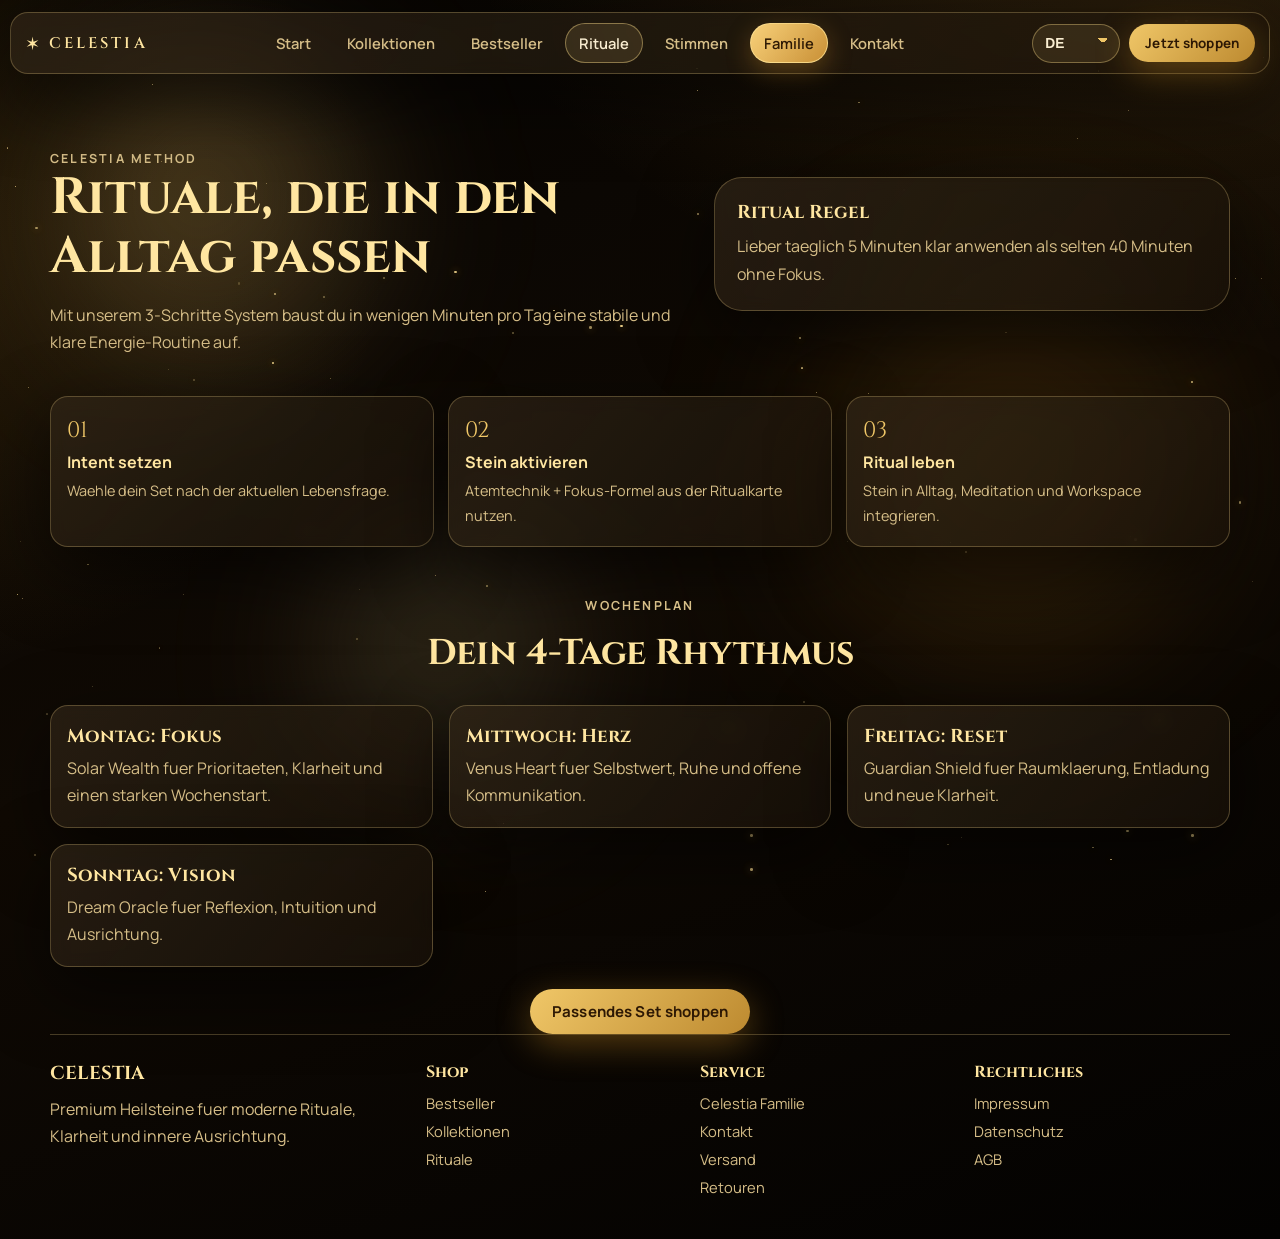
<file: rituals.html>
<!DOCTYPE html>
<html lang="de">
<head>
  <meta charset="UTF-8">
  <meta name="viewport" content="width=device-width, initial-scale=1.0">
  <title>Celestia | Rituale</title>
  <meta name="description" content="Die Celestia Method: alltagstaugliche Heilstein-Rituale in drei klaren Schritten.">
  <link rel="preconnect" href="https://fonts.googleapis.com">
  <link rel="preconnect" href="https://fonts.gstatic.com" crossorigin>
  <link href="https://fonts.googleapis.com/css2?family=Cinzel:wght@400;500;700&family=Manrope:wght@400;500;700;800&display=swap" rel="stylesheet">
  <link rel="stylesheet" href="styles.css">
</head>
<body
  id="top"
  data-page="rituals"
  data-title-de="Celestia | Rituale"
  data-title-en="Celestia | Rituals"
>
  <div class="ambient-lights" aria-hidden="true">
    <span class="aura aura-1"></span>
    <span class="aura aura-2"></span>
    <span class="aura aura-3"></span>
  </div>
  <div class="star-layer" id="starLayer" aria-hidden="true"></div>

  <header class="site-header glass">
    <a class="brand" href="index.html" aria-label="Celestia Startseite">
      <span class="brand-mark">&#10038;</span>
      <span class="brand-name">CELESTIA</span>
    </a>
    <button id="menuToggle" class="menu-toggle" type="button" aria-expanded="false" data-aria-de="Navigation oeffnen" data-aria-en="Open navigation">&#9776;</button>
    <nav class="site-nav" id="siteNav" aria-label="Hauptnavigation">
      <a href="index.html" data-nav="home" data-de="Start" data-en="Home">Start</a>
      <a href="collections.html" data-nav="collections" data-de="Kollektionen" data-en="Collections">Kollektionen</a>
      <a href="products.html" data-nav="products" data-de="Bestseller" data-en="Bestsellers">Bestseller</a>
      <a href="rituals.html" data-nav="rituals" data-de="Rituale" data-en="Rituals">Rituale</a>
      <a href="reviews.html" data-nav="reviews" data-de="Stimmen" data-en="Reviews">Stimmen</a>
      <a href="family.html" data-nav="family" class="nav-highlight" data-de="Familie" data-en="Family">Familie</a>
      <a href="contact.html" data-nav="contact" data-de="Kontakt" data-en="Contact">Kontakt</a>
    </nav>
    <div class="header-right">
      <select id="langSelect" class="lang-select" aria-label="Sprache">
        <option value="de">DE</option>
        <option value="en">EN</option>
      </select>
      <a href="products.html" class="btn btn-primary btn-sm" data-de="Jetzt shoppen" data-en="Shop now">Jetzt shoppen</a>
    </div>
  </header>

  <main>
    <section class="page-hero section">
      <div class="page-hero-copy" data-reveal="up">
        <p class="eyebrow" data-de="Celestia Method" data-en="Celestia Method">Celestia Method</p>
        <h1 data-de="Rituale, die in den Alltag passen" data-en="Rituals that fit your real routine">Rituale, die in den Alltag passen</h1>
        <p
          data-de="Mit unserem 3-Schritte System baust du in wenigen Minuten pro Tag eine stabile und klare Energie-Routine auf."
          data-en="With our 3-step method, you can build a stable and clear energy routine in only a few minutes per day."
        >
          Mit unserem 3-Schritte System baust du in wenigen Minuten pro Tag eine stabile und klare Energie-Routine auf.
        </p>
      </div>
      <aside class="page-hero-panel glass" data-reveal="left">
        <h3 data-de="Ritual Regel" data-en="Ritual rule">Ritual Regel</h3>
        <p data-de="Lieber taeglich 5 Minuten klar anwenden als selten 40 Minuten ohne Fokus." data-en="It is better to practice 5 focused minutes daily than 40 unfocused minutes rarely.">Lieber taeglich 5 Minuten klar anwenden als selten 40 Minuten ohne Fokus.</p>
      </aside>
    </section>

    <section class="section">
      <div class="ritual-steps">
        <article class="step glass" data-reveal="up">
          <span>01</span>
          <h3 data-de="Intent setzen" data-en="Set intention">Intent setzen</h3>
          <p data-de="Waehle dein Set nach der aktuellen Lebensfrage." data-en="Choose your set according to your current life focus.">Waehle dein Set nach der aktuellen Lebensfrage.</p>
        </article>
        <article class="step glass" data-reveal="up">
          <span>02</span>
          <h3 data-de="Stein aktivieren" data-en="Activate crystal">Stein aktivieren</h3>
          <p data-de="Atemtechnik + Fokus-Formel aus der Ritualkarte nutzen." data-en="Use the guided breathwork and focus phrase from your ritual card.">Atemtechnik + Fokus-Formel aus der Ritualkarte nutzen.</p>
        </article>
        <article class="step glass" data-reveal="up">
          <span>03</span>
          <h3 data-de="Ritual leben" data-en="Live the ritual">Ritual leben</h3>
          <p data-de="Stein in Alltag, Meditation und Workspace integrieren." data-en="Integrate your crystal into daily life, meditation, and workspace.">Stein in Alltag, Meditation und Workspace integrieren.</p>
        </article>
      </div>
    </section>

    <section class="section" style="padding-top:46px;">
      <div class="section-head" data-reveal="up">
        <p class="eyebrow" data-de="Wochenplan" data-en="Weekly plan">Wochenplan</p>
        <h2 data-de="Dein 4-Tage Rhythmus" data-en="Your 4-day rhythm">Dein 4-Tage Rhythmus</h2>
      </div>
      <div class="info-grid">
        <article class="info-card glass" data-reveal="up">
          <h3 data-de="Montag: Fokus" data-en="Monday: Focus">Montag: Fokus</h3>
          <p data-de="Solar Wealth fuer Prioritaeten, Klarheit und einen starken Wochenstart." data-en="Solar Wealth for priorities, clarity, and a strong start to the week.">Solar Wealth fuer Prioritaeten, Klarheit und einen starken Wochenstart.</p>
        </article>
        <article class="info-card glass" data-reveal="up">
          <h3 data-de="Mittwoch: Herz" data-en="Wednesday: Heart">Mittwoch: Herz</h3>
          <p data-de="Venus Heart fuer Selbstwert, Ruhe und offene Kommunikation." data-en="Venus Heart for self-worth, calm, and open communication.">Venus Heart fuer Selbstwert, Ruhe und offene Kommunikation.</p>
        </article>
        <article class="info-card glass" data-reveal="up">
          <h3 data-de="Freitag: Reset" data-en="Friday: Reset">Freitag: Reset</h3>
          <p data-de="Guardian Shield fuer Raumklaerung, Entladung und neue Klarheit." data-en="Guardian Shield for space cleansing, reset, and energetic clarity.">Guardian Shield fuer Raumklaerung, Entladung und neue Klarheit.</p>
        </article>
        <article class="info-card glass" data-reveal="up">
          <h3 data-de="Sonntag: Vision" data-en="Sunday: Vision">Sonntag: Vision</h3>
          <p data-de="Dream Oracle fuer Reflexion, Intuition und Ausrichtung." data-en="Dream Oracle for reflection, intuition, and clear alignment.">Dream Oracle fuer Reflexion, Intuition und Ausrichtung.</p>
        </article>
      </div>
      <div class="hero-actions" style="justify-content:center; margin-top:22px;">
        <a class="btn btn-primary" href="products.html" data-de="Passendes Set shoppen" data-en="Shop matching set">Passendes Set shoppen</a>
      </div>
    </section>
  </main>

  <footer class="site-footer">
    <div>
      <h3>CELESTIA</h3>
      <p data-de="Premium Heilsteine fuer moderne Rituale, Klarheit und innere Ausrichtung." data-en="Premium crystals for modern rituals, clarity, and inner alignment.">Premium Heilsteine fuer moderne Rituale, Klarheit und innere Ausrichtung.</p>
    </div>
    <div>
      <h4 data-de="Shop" data-en="Shop">Shop</h4>
      <a href="products.html" data-de="Bestseller" data-en="Bestsellers">Bestseller</a>
      <a href="collections.html" data-de="Kollektionen" data-en="Collections">Kollektionen</a>
      <a href="rituals.html" data-de="Rituale" data-en="Rituals">Rituale</a>
    </div>
    <div>
      <h4 data-de="Service" data-en="Service">Service</h4>
      <a href="family.html" data-de="Celestia Familie" data-en="Celestia Family">Celestia Familie</a>
      <a href="contact.html" data-de="Kontakt" data-en="Contact">Kontakt</a>
      <a href="contact.html" data-de="Versand" data-en="Shipping">Versand</a>
      <a href="contact.html" data-de="Retouren" data-en="Returns">Retouren</a>
    </div>
    <div>
      <h4 data-de="Rechtliches" data-en="Legal">Rechtliches</h4>
      <a href="contact.html" data-de="Impressum" data-en="Imprint">Impressum</a>
      <a href="contact.html" data-de="Datenschutz" data-en="Privacy">Datenschutz</a>
      <a href="contact.html" data-de="AGB" data-en="Terms">AGB</a>
    </div>
  </footer>

  <button id="backToTop" class="back-top" data-aria-de="Nach oben" data-aria-en="Back to top" aria-label="Nach oben">&uarr;</button>
  <script src="script.js"></script>
</body>
</html>
</file>
<file: styles.css>
:root {
  --bg-0: #060402;
  --bg-1: #100a04;
  --bg-2: #1a1108;
  --gold-0: #ffe6a1;
  --gold-1: #f0c768;
  --gold-2: #bd8a30;
  --text-0: #f9edd1;
  --text-1: #d6be88;
  --line: rgba(255, 224, 142, 0.25);
  --glass: rgba(24, 15, 7, 0.62);
  --glass-strong: rgba(18, 10, 5, 0.8);
  --shadow: 0 24px 70px rgba(0, 0, 0, 0.55);
  --radius-lg: 28px;
  --radius-md: 18px;
  --ease: 0.45s cubic-bezier(0.22, 0.61, 0.36, 1);
}

*,
*::before,
*::after {
  box-sizing: border-box;
}

html {
  scroll-behavior: smooth;
}

body {
  margin: 0;
  min-height: 100vh;
  overflow-x: hidden;
  color: var(--text-0);
  font-family: "Manrope", sans-serif;
  background:
    radial-gradient(1200px 800px at 90% -10%, rgba(211, 151, 50, 0.18), transparent 58%),
    radial-gradient(920px 760px at -10% 20%, rgba(180, 128, 35, 0.2), transparent 56%),
    linear-gradient(160deg, var(--bg-0) 0%, var(--bg-1) 48%, #030201 100%);
}

a {
  color: inherit;
  text-decoration: none;
}

p {
  line-height: 1.7;
}

.sr-only {
  position: absolute;
  width: 1px;
  height: 1px;
  padding: 0;
  margin: -1px;
  overflow: hidden;
  clip: rect(0, 0, 0, 0);
  border: 0;
}

.ambient-lights {
  position: fixed;
  inset: 0;
  pointer-events: none;
  z-index: -3;
}

.aura {
  position: absolute;
  border-radius: 999px;
  filter: blur(65px);
  opacity: 0.35;
  mix-blend-mode: screen;
  animation: auraFloat 14s ease-in-out infinite;
}

.aura-1 {
  width: 340px;
  height: 340px;
  left: 5%;
  top: 6%;
  background: radial-gradient(circle at 35% 35%, rgba(255, 208, 112, 0.72), rgba(255, 208, 112, 0));
}

.aura-2 {
  width: 460px;
  height: 460px;
  right: 3%;
  top: 26%;
  background: radial-gradient(circle at 50% 50%, rgba(220, 144, 28, 0.55), rgba(220, 144, 28, 0));
  animation-delay: -5s;
}

.aura-3 {
  width: 300px;
  height: 300px;
  left: 24%;
  bottom: 10%;
  background: radial-gradient(circle at 40% 40%, rgba(255, 236, 167, 0.42), rgba(255, 236, 167, 0));
  animation-delay: -9s;
}

.star-layer {
  position: fixed;
  inset: 0;
  pointer-events: none;
  z-index: -2;
  overflow: hidden;
}

.star {
  position: absolute;
  border-radius: 50%;
  background: rgba(255, 225, 148, 0.9);
  box-shadow: 0 0 8px rgba(255, 206, 89, 0.9);
  animation: twinkle linear infinite;
}

.glass {
  background:
    linear-gradient(130deg, rgba(255, 220, 149, 0.08), rgba(255, 220, 149, 0.01)),
    var(--glass);
  border: 1px solid var(--line);
  backdrop-filter: blur(8px);
  box-shadow: var(--shadow);
}

.site-header {
  position: fixed;
  top: 12px;
  left: 50%;
  transform: translateX(-50%);
  width: min(1260px, calc(100% - 20px));
  z-index: 60;
  border-radius: 18px;
  padding: 10px 14px;
  display: grid;
  grid-template-columns: auto 1fr auto;
  align-items: center;
  gap: 12px;
}

.brand {
  display: inline-flex;
  align-items: center;
  gap: 9px;
  flex-shrink: 0;
}

.brand-mark {
  color: var(--gold-0);
  font-size: 1.15rem;
  animation: pulseGlow 2.6s ease-in-out infinite;
}

.brand-name {
  font-family: "Cinzel", serif;
  letter-spacing: 0.2em;
  font-weight: 600;
  font-size: 0.96rem;
  color: var(--gold-0);
}

.site-nav {
  display: flex;
  align-items: center;
  justify-content: center;
  gap: 8px;
  flex-wrap: nowrap;
}

.site-nav a {
  color: var(--text-1);
  font-weight: 600;
  font-size: 0.92rem;
  position: relative;
  border: 1px solid transparent;
  border-radius: 999px;
  padding: 9px 13px;
  white-space: nowrap;
  transition: color var(--ease);
}

.site-nav a::after {
  content: "";
  position: absolute;
  left: 0;
  right: 0;
  bottom: -6px;
  height: 1px;
  transform: scaleX(0);
  transform-origin: center;
  background: linear-gradient(90deg, transparent, var(--gold-1), transparent);
  transition: transform var(--ease);
}

.site-nav a:hover {
  color: var(--text-0);
}

.site-nav a:hover::after {
  transform: scaleX(1);
}

.site-nav a.active {
  color: var(--text-0);
  border-color: rgba(255, 224, 142, 0.42);
  background: rgba(255, 214, 130, 0.12);
}

.site-nav a.nav-highlight {
  color: #2e1a05;
  border-color: rgba(255, 227, 148, 0.74);
  background: linear-gradient(130deg, #f8d17a, #c99036);
  box-shadow: 0 8px 24px rgba(202, 137, 42, 0.34);
}

.site-nav a.nav-highlight:hover {
  color: #221102;
  border-color: rgba(255, 234, 174, 0.9);
  box-shadow: 0 10px 30px rgba(202, 137, 42, 0.46);
}

.site-nav a.nav-highlight::after {
  background: linear-gradient(90deg, transparent, rgba(255, 251, 236, 0.92), transparent);
}

.site-nav a.nav-highlight.active {
  color: #1f1002;
  border-color: rgba(255, 241, 201, 0.92);
  background: linear-gradient(130deg, #ffdf98, #d7a64f);
}

.header-right {
  display: inline-flex;
  align-items: center;
  justify-content: flex-end;
  gap: 9px;
}

.lang-select {
  border: 1px solid rgba(255, 224, 142, 0.36);
  border-radius: 999px;
  background: rgba(255, 214, 130, 0.1);
  color: var(--text-0);
  font-weight: 700;
  font-size: 0.86rem;
  height: 39px;
  padding: 0 30px 0 12px;
  outline: none;
  min-width: 88px;
  appearance: none;
  background-image:
    linear-gradient(45deg, transparent 50%, var(--gold-1) 50%),
    linear-gradient(135deg, var(--gold-1) 50%, transparent 50%);
  background-position:
    calc(100% - 16px) calc(50% - 3px),
    calc(100% - 11px) calc(50% - 3px);
  background-size: 5px 5px, 5px 5px;
  background-repeat: no-repeat;
}

.lang-select:hover {
  border-color: rgba(255, 224, 142, 0.62);
}

.menu-toggle {
  display: none;
  border: 1px solid rgba(255, 224, 142, 0.34);
  border-radius: 12px;
  background: rgba(255, 214, 130, 0.08);
  color: var(--gold-0);
  width: 42px;
  height: 39px;
  font-size: 1rem;
}

.menu-toggle:hover {
  background: rgba(255, 214, 130, 0.16);
}

.btn {
  border: 0;
  border-radius: 999px;
  display: inline-flex;
  align-items: center;
  justify-content: center;
  gap: 8px;
  padding: 12px 22px;
  font-weight: 700;
  font-size: 0.94rem;
  letter-spacing: 0.01em;
  cursor: pointer;
  position: relative;
  overflow: hidden;
  transition: transform var(--ease), box-shadow var(--ease), color var(--ease), background var(--ease);
}

.btn::before {
  content: "";
  position: absolute;
  left: -120%;
  top: 0;
  width: 70%;
  height: 100%;
  transform: skewX(-18deg);
  background: linear-gradient(90deg, transparent, rgba(255, 247, 218, 0.5), transparent);
  transition: left 0.9s ease;
}

.btn:hover::before {
  left: 150%;
}

.btn:hover {
  transform: translateY(-2px);
}

.btn-primary {
  background: linear-gradient(130deg, var(--gold-1), var(--gold-2));
  color: #2d1804;
  box-shadow: 0 10px 34px rgba(180, 124, 30, 0.45);
}

.btn-primary:hover {
  box-shadow: 0 14px 44px rgba(180, 124, 30, 0.58);
}

.btn-ghost {
  border: 1px solid var(--line);
  color: var(--text-0);
  background: rgba(255, 214, 130, 0.06);
}

.btn-ghost:hover {
  background: rgba(255, 214, 130, 0.14);
}

.btn-outline {
  border: 1px solid rgba(255, 221, 139, 0.45);
  background: rgba(255, 214, 130, 0.04);
  color: var(--text-0);
  padding: 9px 14px;
}

.btn-sm {
  padding: 10px 16px;
  font-size: 0.84rem;
}

.section {
  width: min(1180px, calc(100% - 30px));
  margin: 0 auto;
}

.hero {
  padding-top: 136px;
  padding-bottom: 74px;
  min-height: 100vh;
  display: grid;
  align-items: center;
  gap: 48px;
  grid-template-columns: 1.05fr 0.95fr;
}

.page-hero {
  padding-top: 132px;
  padding-bottom: 40px;
  display: grid;
  align-items: center;
  gap: 34px;
  grid-template-columns: 1.1fr 0.9fr;
}

.page-hero-copy h1 {
  margin: 0;
  font-family: "Cinzel", serif;
  font-size: clamp(2rem, 4vw, 3.7rem);
  line-height: 1.14;
  color: var(--gold-0);
}

.page-hero-copy p {
  margin: 16px 0 0;
  color: var(--text-1);
  max-width: 720px;
}

.page-hero-panel {
  border-radius: var(--radius-lg);
  padding: 22px;
}

.page-hero-panel h3 {
  margin: 0 0 8px;
  font-family: "Cinzel", serif;
  color: var(--gold-0);
}

.page-hero-panel p {
  margin: 0;
  color: var(--text-1);
}

.family-spotlight {
  margin-top: 4px;
  border-radius: var(--radius-lg);
  padding: 30px;
  display: grid;
  grid-template-columns: 1.2fr 0.8fr;
  gap: 22px;
  align-items: center;
}

.family-spotlight-copy h2 {
  margin: 0;
  font-family: "Cinzel", serif;
  font-size: clamp(1.5rem, 2.4vw, 2.25rem);
  color: var(--gold-0);
}

.family-spotlight-copy p {
  margin: 12px 0 0;
  color: var(--text-1);
  max-width: 730px;
}

.family-spotlight-kpis {
  display: grid;
  gap: 12px;
}

.kpi-card {
  border-radius: 16px;
  border: 1px solid rgba(255, 224, 142, 0.24);
  background: linear-gradient(120deg, rgba(255, 220, 149, 0.12), rgba(255, 220, 149, 0.04));
  padding: 14px 16px;
}

.kpi-card strong {
  display: block;
  font-family: "Cinzel", serif;
  color: var(--gold-0);
  font-size: 1.2rem;
}

.kpi-card span {
  color: var(--text-1);
  font-size: 0.84rem;
}

.family-benefit-grid {
  display: grid;
  grid-template-columns: repeat(3, minmax(0, 1fr));
  gap: 18px;
}

.family-benefit-card {
  border-radius: var(--radius-md);
  padding: 22px 20px;
}

.family-benefit-card h3 {
  margin: 0 0 8px;
  font-family: "Cinzel", serif;
  color: var(--gold-0);
}

.family-benefit-card p {
  margin: 0;
  color: var(--text-1);
}

.guardian-grid {
  display: grid;
  grid-template-columns: repeat(2, minmax(0, 1fr));
  gap: 18px;
}

.guardian-card {
  border-radius: 20px;
  padding: 24px 22px 22px;
  position: relative;
  overflow: hidden;
}

.guardian-card::before {
  content: "";
  position: absolute;
  inset: 0;
  background: radial-gradient(circle at 90% 0%, rgba(255, 222, 139, 0.17), transparent 42%);
  pointer-events: none;
}

.guardian-level {
  margin: 0;
  font-weight: 800;
  letter-spacing: 0.12em;
  text-transform: uppercase;
  color: rgba(255, 230, 162, 0.82);
  font-size: 0.75rem;
}

.guardian-card h3 {
  margin: 8px 0 4px;
  font-family: "Cinzel", serif;
  color: var(--gold-0);
  font-size: 1.5rem;
}

.guardian-range {
  margin: 0;
  color: var(--text-1);
}

.guardian-points {
  margin: 16px 0 0;
  padding-left: 18px;
  color: var(--text-0);
}

.guardian-points li + li {
  margin-top: 8px;
}

.guardian-card-top {
  border-color: rgba(255, 224, 142, 0.74);
  background:
    linear-gradient(130deg, rgba(255, 221, 145, 0.18), rgba(255, 221, 145, 0.05)),
    var(--glass);
  box-shadow:
    0 24px 70px rgba(0, 0, 0, 0.55),
    0 0 34px rgba(227, 159, 62, 0.24);
}

.eyebrow {
  display: inline-block;
  margin: 0 0 12px;
  text-transform: uppercase;
  letter-spacing: 0.18em;
  color: var(--text-1);
  font-weight: 700;
  font-size: 0.78rem;
}

.hero h1 {
  margin: 0;
  font-family: "Cinzel", serif;
  font-size: clamp(2.2rem, 4.2vw, 4.3rem);
  line-height: 1.15;
  color: var(--gold-0);
  max-width: 700px;
}

.lead {
  margin-top: 18px;
  margin-bottom: 0;
  color: var(--text-1);
  max-width: 640px;
}

.hero-actions {
  margin-top: 30px;
  display: flex;
  flex-wrap: wrap;
  gap: 14px;
}

.hero-stats {
  margin: 36px 0 0;
  padding: 0;
  list-style: none;
  display: grid;
  grid-template-columns: repeat(3, minmax(0, 1fr));
  gap: 14px;
}

.hero-stats li {
  border: 1px solid var(--line);
  border-radius: var(--radius-md);
  background: rgba(255, 228, 167, 0.03);
  padding: 16px 14px 15px;
}

.hero-stats strong {
  font-family: "Cinzel", serif;
  display: block;
  font-size: 1.85rem;
  color: var(--gold-1);
  line-height: 1;
}

.hero-stats span {
  color: var(--text-1);
  font-size: 0.83rem;
}

.hero-art {
  position: relative;
  min-height: 600px;
  display: grid;
  place-items: center;
}

.logo-halo {
  position: absolute;
  width: min(86vw, 560px);
  max-width: 560px;
  aspect-ratio: 1;
  border-radius: 50%;
  top: 8%;
  left: 50%;
  transform: translateX(-50%);
  background: radial-gradient(circle, rgba(255, 203, 94, 0.28), rgba(255, 203, 94, 0));
  filter: drop-shadow(0 0 32px rgba(228, 165, 57, 0.4));
  animation: haloPulse 5s ease-in-out infinite;
  display: grid;
  place-items: center;
}

.hero-logo {
  width: 92%;
  max-width: 500px;
  object-fit: contain;
  animation: logoFloat 7s ease-in-out infinite;
}

.hero-logo-fallback {
  display: none;
  place-items: center;
  width: 72%;
  aspect-ratio: 1;
  border-radius: 50%;
  font-family: "Cinzel", serif;
  letter-spacing: 0.16em;
  font-size: clamp(1.15rem, 2.8vw, 2rem);
  color: var(--gold-0);
  border: 1px dashed rgba(255, 210, 102, 0.45);
  background: radial-gradient(circle at 40% 40%, rgba(255, 204, 94, 0.2), rgba(255, 204, 94, 0.04));
}

.crystal-cluster {
  position: absolute;
  bottom: 6%;
  left: 50%;
  transform: translateX(-50%);
  width: min(85%, 420px);
  height: 250px;
}

.crystal {
  position: absolute;
  bottom: 0;
  border: 1px solid rgba(255, 219, 135, 0.6);
  background:
    linear-gradient(180deg, rgba(255, 225, 155, 0.65), rgba(56, 34, 9, 0.9)),
    linear-gradient(135deg, rgba(255, 255, 255, 0.2), transparent 45%);
  box-shadow:
    inset 0 0 18px rgba(255, 231, 172, 0.2),
    0 14px 36px rgba(0, 0, 0, 0.45);
  animation: crystalFloat 6s ease-in-out infinite;
}

.crystal-main {
  left: calc(50% - 75px);
  width: 150px;
  height: 235px;
  clip-path: polygon(50% 0, 88% 17%, 100% 100%, 0 100%, 12% 17%);
}

.crystal-left {
  left: 12%;
  width: 118px;
  height: 170px;
  clip-path: polygon(50% 0, 86% 20%, 100% 100%, 0 100%, 14% 20%);
  animation-delay: -2s;
}

.crystal-right {
  right: 12%;
  width: 112px;
  height: 164px;
  clip-path: polygon(50% 0, 86% 20%, 100% 100%, 0 100%, 14% 20%);
  animation-delay: -3.8s;
}

.orbit {
  position: absolute;
  border-radius: 50%;
  border: 1px dashed rgba(255, 220, 138, 0.24);
  left: 0;
  right: 0;
  margin-inline: auto;
}

.orbit-1 {
  width: min(86%, 430px);
  aspect-ratio: 1;
  top: 21%;
  animation: orbitSpin 23s linear infinite;
}

.orbit-2 {
  width: min(63%, 320px);
  aspect-ratio: 1;
  top: 30%;
  animation: orbitSpin 16s linear infinite reverse;
}

.section-topline {
  padding-top: 12px;
}

.section-head {
  text-align: center;
  margin-bottom: 28px;
}

.section-head h2 {
  margin: 0;
  font-family: "Cinzel", serif;
  font-size: clamp(1.7rem, 2.8vw, 2.8rem);
  color: var(--gold-0);
}

.category-grid {
  display: grid;
  grid-template-columns: repeat(3, minmax(0, 1fr));
  gap: 18px;
}

.category-card {
  border-radius: var(--radius-md);
  padding: 24px 22px;
  transition: transform var(--ease), border-color var(--ease), background var(--ease);
  will-change: transform;
}

.category-card:hover {
  border-color: rgba(255, 225, 146, 0.55);
  background: rgba(255, 223, 153, 0.11);
}

.category-icon {
  width: 42px;
  height: 42px;
  border-radius: 50%;
  display: grid;
  place-items: center;
  font-size: 1.2rem;
  color: var(--gold-0);
  background: radial-gradient(circle, rgba(255, 224, 149, 0.35), rgba(255, 224, 149, 0));
  margin-bottom: 10px;
}

.category-card h3 {
  margin: 0 0 8px;
  font-family: "Cinzel", serif;
  color: var(--gold-0);
}

.category-card p {
  margin: 0;
  color: var(--text-1);
  font-size: 0.95rem;
}

#produkte {
  padding-top: 38px;
}

.product-grid {
  display: grid;
  grid-template-columns: repeat(3, minmax(0, 1fr));
  gap: 18px;
}

.product-card {
  border-radius: 20px;
  overflow: hidden;
  transition: transform var(--ease), border-color var(--ease);
  will-change: transform;
}

.product-card:hover {
  border-color: rgba(255, 225, 146, 0.56);
}

.product-media {
  position: relative;
  height: 210px;
  isolation: isolate;
  overflow: hidden;
}

.product-media::before {
  content: "";
  position: absolute;
  inset: 0;
  background:
    radial-gradient(circle at 24% 22%, rgba(255, 242, 210, 0.26), transparent 40%),
    linear-gradient(145deg, rgba(255, 236, 183, 0.16), rgba(0, 0, 0, 0.26));
}

.product-media::after {
  content: "";
  position: absolute;
  top: -100%;
  left: -20%;
  width: 140%;
  height: 120%;
  transform: rotate(14deg);
  background: linear-gradient(90deg, transparent, rgba(255, 239, 199, 0.3), transparent);
  animation: sheen 5.5s ease-in-out infinite;
}

.product-photo {
  position: relative;
  z-index: 1;
  width: 100%;
  height: 100%;
  object-fit: cover;
  display: block;
}

.media-amber {
  background: radial-gradient(circle at 35% 35%, rgba(239, 168, 61, 0.5), rgba(79, 40, 8, 0.9));
}

.media-rose {
  background: radial-gradient(circle at 35% 35%, rgba(255, 194, 198, 0.48), rgba(75, 26, 39, 0.9));
}

.media-night {
  background: radial-gradient(circle at 35% 35%, rgba(139, 152, 167, 0.45), rgba(19, 22, 31, 0.95));
}

.media-ice {
  background: radial-gradient(circle at 35% 35%, rgba(178, 234, 249, 0.48), rgba(16, 48, 59, 0.92));
}

.media-earth {
  background: radial-gradient(circle at 35% 35%, rgba(201, 161, 120, 0.48), rgba(50, 30, 15, 0.92));
}

.media-lilac {
  background: radial-gradient(circle at 35% 35%, rgba(194, 167, 230, 0.48), rgba(37, 21, 56, 0.92));
}

.product-content {
  padding: 18px;
}

.product-content h3 {
  margin: 0;
  font-family: "Cinzel", serif;
  color: var(--gold-0);
}

.product-content p {
  margin: 9px 0 14px;
  color: var(--text-1);
  font-size: 0.94rem;
}

.product-meta {
  display: flex;
  align-items: center;
  justify-content: space-between;
  gap: 10px;
}

.price {
  font-family: "Cinzel", serif;
  color: var(--gold-1);
  font-weight: 700;
}

.price-anchor-card {
  margin-top: 22px;
  border-radius: var(--radius-md);
  padding: 22px 22px 20px;
}

.price-anchor-card h3 {
  margin: 0 0 12px;
  font-family: "Cinzel", serif;
  color: var(--gold-0);
}

.price-anchor-card ul {
  margin: 0;
  padding-left: 18px;
  color: var(--text-1);
  display: grid;
  gap: 8px;
}

.ritual-band {
  margin-top: 48px;
  border-top: 1px solid var(--line);
  border-bottom: 1px solid var(--line);
  padding: 56px 0;
  display: grid;
  grid-template-columns: 0.8fr 1.2fr;
  gap: 26px;
  align-items: center;
}

.ritual-copy h2 {
  margin: 0;
  font-family: "Cinzel", serif;
  color: var(--gold-0);
  font-size: clamp(1.7rem, 2.8vw, 2.7rem);
}

.ritual-steps {
  display: grid;
  grid-template-columns: repeat(3, minmax(0, 1fr));
  gap: 14px;
}

.step {
  border-radius: var(--radius-md);
  padding: 18px 16px;
}

.step span {
  display: block;
  font-family: "Cinzel", serif;
  color: var(--gold-1);
  font-size: 1.4rem;
}

.step h3 {
  margin: 6px 0;
  font-size: 1rem;
  color: var(--gold-0);
}

.step p {
  margin: 0;
  color: var(--text-1);
  font-size: 0.9rem;
}

#reviews {
  padding-top: 56px;
}

.reviews-marquee {
  overflow: hidden;
  mask-image: linear-gradient(to right, transparent, black 10%, black 90%, transparent);
}

.reviews-track {
  display: flex;
  gap: 14px;
  width: max-content;
  animation: marquee 38s linear infinite;
}

.review {
  width: min(380px, 76vw);
  border-radius: var(--radius-md);
  padding: 22px;
}

.review p {
  margin: 0 0 10px;
  color: var(--text-0);
}

.review span {
  color: var(--text-1);
  font-size: 0.88rem;
}

.review-grid {
  display: grid;
  grid-template-columns: repeat(3, minmax(0, 1fr));
  gap: 16px;
}

.review-grid .review {
  width: auto;
}

.info-grid {
  display: grid;
  grid-template-columns: repeat(3, minmax(0, 1fr));
  gap: 16px;
}

.info-card {
  border-radius: var(--radius-md);
  padding: 18px 16px;
}

.info-card h3 {
  margin: 0 0 6px;
  color: var(--gold-0);
  font-family: "Cinzel", serif;
}

.info-card p {
  margin: 0;
  color: var(--text-1);
}

.faq-grid {
  display: grid;
  grid-template-columns: repeat(2, minmax(0, 1fr));
  gap: 14px;
}

.faq-item {
  border-radius: var(--radius-md);
  padding: 14px;
}

.faq-item summary {
  cursor: pointer;
  font-weight: 700;
  color: var(--gold-0);
}

.faq-item p {
  margin: 9px 0 0;
  color: var(--text-1);
}

.contact-layout {
  display: grid;
  grid-template-columns: 1.1fr 0.9fr;
  gap: 18px;
}

.contact-form {
  border-radius: var(--radius-lg);
  padding: 24px;
}

.form-row {
  display: grid;
  gap: 6px;
  margin-bottom: 12px;
}

.form-row label {
  color: var(--text-1);
  font-size: 0.9rem;
}

.form-row input,
.form-row textarea {
  border: 1px solid rgba(255, 224, 142, 0.35);
  border-radius: 14px;
  padding: 12px 14px;
  background: rgba(255, 214, 130, 0.07);
  color: var(--text-0);
  font-family: inherit;
  resize: vertical;
}

.form-row input:focus,
.form-row textarea:focus {
  outline: none;
  border-color: rgba(255, 224, 142, 0.72);
}

.form-status {
  min-height: 22px;
  margin: 10px 0 0;
  font-size: 0.9rem;
  color: var(--gold-0);
}

.text-link {
  color: var(--gold-0);
  font-weight: 700;
  text-decoration: underline;
  text-decoration-color: rgba(255, 224, 142, 0.45);
}

.cta-section {
  padding: 62px 0 80px;
}

.cta-panel {
  border-radius: var(--radius-lg);
  text-align: center;
  padding: clamp(28px, 4vw, 46px);
  background:
    radial-gradient(640px 220px at 50% -10%, rgba(255, 218, 140, 0.2), transparent 70%),
    var(--glass-strong);
}

.cta-panel h2 {
  margin: 0 0 8px;
  font-family: "Cinzel", serif;
  color: var(--gold-0);
  font-size: clamp(1.5rem, 2.6vw, 2.5rem);
}

.cta-panel p {
  margin: 0;
  color: var(--text-1);
}

.cta-form {
  margin-top: 22px;
  display: flex;
  justify-content: center;
  align-items: center;
  flex-wrap: wrap;
  gap: 12px;
}

.cta-form input {
  width: min(420px, 92vw);
  border: 1px solid rgba(255, 224, 142, 0.35);
  border-radius: 999px;
  padding: 13px 16px;
  font-size: 0.95rem;
  background: rgba(255, 230, 167, 0.08);
  color: var(--text-0);
  outline: none;
}

.cta-form input:focus {
  border-color: rgba(255, 224, 142, 0.72);
}

.site-footer {
  width: min(1180px, calc(100% - 30px));
  margin: 0 auto 34px;
  padding-top: 26px;
  border-top: 1px solid var(--line);
  display: grid;
  gap: 18px;
  grid-template-columns: 1.4fr repeat(3, 1fr);
}

.site-footer h3,
.site-footer h4 {
  margin: 0 0 10px;
  color: var(--gold-0);
  font-family: "Cinzel", serif;
}

.site-footer p {
  margin: 0;
  color: var(--text-1);
}

.site-footer a {
  display: block;
  margin-bottom: 8px;
  color: var(--text-1);
  font-size: 0.92rem;
  transition: color var(--ease);
}

.site-footer a:hover {
  color: var(--text-0);
}

.back-top {
  position: fixed;
  right: 18px;
  bottom: 18px;
  width: 44px;
  height: 44px;
  border-radius: 50%;
  border: 1px solid var(--line);
  background: rgba(255, 214, 130, 0.15);
  color: var(--gold-0);
  font-size: 1.2rem;
  display: grid;
  place-items: center;
  cursor: pointer;
  opacity: 0;
  pointer-events: none;
  transform: translateY(10px);
  transition: opacity var(--ease), transform var(--ease), background var(--ease);
  z-index: 80;
}

.back-top.is-visible {
  opacity: 1;
  pointer-events: auto;
  transform: translateY(0);
}

.back-top:hover {
  background: rgba(255, 214, 130, 0.28);
}

[data-reveal] {
  opacity: 0;
  transform: translateY(28px);
  transition: opacity 0.9s ease, transform 0.9s ease;
}

[data-reveal="left"] {
  transform: translateX(34px);
}

[data-reveal="down"] {
  transform: translateY(-24px);
}

[data-reveal].is-visible {
  opacity: 1;
  transform: translate(0, 0);
}

/* Keep header perfectly centered even when reveal attributes are present. */
.site-header[data-reveal],
.site-header[data-reveal="down"],
.site-header[data-reveal].is-visible {
  opacity: 1;
  transform: translateX(-50%);
  transition: none;
}

@keyframes auraFloat {
  0%,
  100% {
    transform: translate3d(0, 0, 0) scale(1);
  }
  50% {
    transform: translate3d(12px, -20px, 0) scale(1.04);
  }
}

@keyframes twinkle {
  0%,
  100% {
    opacity: 0.15;
    transform: scale(0.7);
  }
  50% {
    opacity: 1;
    transform: scale(1.05);
  }
}

@keyframes haloPulse {
  0%,
  100% {
    transform: translateX(-50%) scale(1);
  }
  50% {
    transform: translateX(-50%) scale(1.03);
  }
}

@keyframes orbitSpin {
  to {
    transform: rotate(1turn);
  }
}

@keyframes crystalFloat {
  0%,
  100% {
    transform: translateY(0);
  }
  50% {
    transform: translateY(-9px);
  }
}

@keyframes logoFloat {
  0%,
  100% {
    transform: translateY(0);
  }
  50% {
    transform: translateY(-8px);
  }
}

@keyframes pulseGlow {
  0%,
  100% {
    text-shadow: 0 0 0 rgba(255, 218, 131, 0.2);
  }
  50% {
    text-shadow: 0 0 14px rgba(255, 218, 131, 0.9);
  }
}

@keyframes sheen {
  0% {
    top: -130%;
  }
  50%,
  100% {
    top: 130%;
  }
}

@keyframes marquee {
  from {
    transform: translateX(0);
  }
  to {
    transform: translateX(-50%);
  }
}

@media (max-width: 1120px) {
  .hero {
    grid-template-columns: 1fr;
    padding-top: 136px;
    text-align: center;
  }

  .page-hero {
    grid-template-columns: 1fr;
    padding-top: 134px;
    text-align: center;
  }

  .lead {
    margin-left: auto;
    margin-right: auto;
  }

  .hero-actions {
    justify-content: center;
  }

  .hero-art {
    min-height: 560px;
  }

  .hero-stats {
    max-width: 760px;
    margin-left: auto;
    margin-right: auto;
  }

  .category-grid,
  .product-grid,
  .family-benefit-grid,
  .guardian-grid,
  .info-grid,
  .review-grid,
  .faq-grid {
    grid-template-columns: repeat(2, minmax(0, 1fr));
  }

  .ritual-band {
    grid-template-columns: 1fr;
  }

  .contact-layout {
    grid-template-columns: 1fr;
  }
}

@media (max-width: 860px) {
  .site-header {
    grid-template-columns: auto auto 1fr;
    gap: 8px;
    padding: 10px;
    align-items: center;
  }

  .site-nav {
    position: absolute;
    left: 0;
    right: 0;
    top: calc(100% + 8px);
    margin: 0 auto;
    width: min(1260px, calc(100% - 20px));
    border-radius: 16px;
    padding: 12px;
    display: grid;
    grid-template-columns: 1fr;
    gap: 8px;
    background:
      linear-gradient(130deg, rgba(255, 220, 149, 0.08), rgba(255, 220, 149, 0.01)),
      rgba(24, 15, 7, 0.94);
    border: 1px solid var(--line);
    box-shadow: var(--shadow);
    opacity: 0;
    pointer-events: none;
    transform: translateY(-8px);
    transition: opacity var(--ease), transform var(--ease);
  }

  .site-nav.is-open {
    opacity: 1;
    pointer-events: auto;
    transform: translateY(0);
  }

  .site-nav a {
    width: 100%;
    text-align: center;
  }

  .menu-toggle {
    display: inline-flex;
    align-items: center;
    justify-content: center;
  }

  .header-right {
    justify-self: end;
  }

  .header-right .btn-sm {
    display: none;
  }

  .hero {
    padding-top: 144px;
  }

  .page-hero {
    padding-top: 146px;
  }

  .family-spotlight {
    grid-template-columns: 1fr;
    text-align: center;
  }

  .hero-stats {
    grid-template-columns: repeat(2, minmax(0, 1fr));
  }

  .ritual-steps {
    grid-template-columns: 1fr;
  }

  .site-footer {
    grid-template-columns: repeat(2, minmax(0, 1fr));
  }
}

@media (max-width: 640px) {
  .section {
    width: min(1180px, calc(100% - 18px));
  }

  .hero {
    padding-top: 132px;
    padding-bottom: 54px;
  }

  .page-hero {
    padding-top: 124px;
    padding-bottom: 30px;
  }

  .hero-stats {
    grid-template-columns: 1fr;
  }

  .category-grid,
  .product-grid,
  .family-benefit-grid,
  .guardian-grid,
  .info-grid,
  .review-grid,
  .faq-grid,
  .site-footer {
    grid-template-columns: 1fr;
  }

  .logo-halo {
    width: 94vw;
  }

  .hero-art {
    min-height: 500px;
  }

  .crystal-cluster {
    bottom: 4%;
  }

  .site-footer {
    margin-bottom: 70px;
  }

  .lang-select {
    min-width: 72px;
    padding-inline: 10px 24px;
  }

  .brand-name {
    letter-spacing: 0.15em;
    font-size: 0.84rem;
  }
}
</file>
